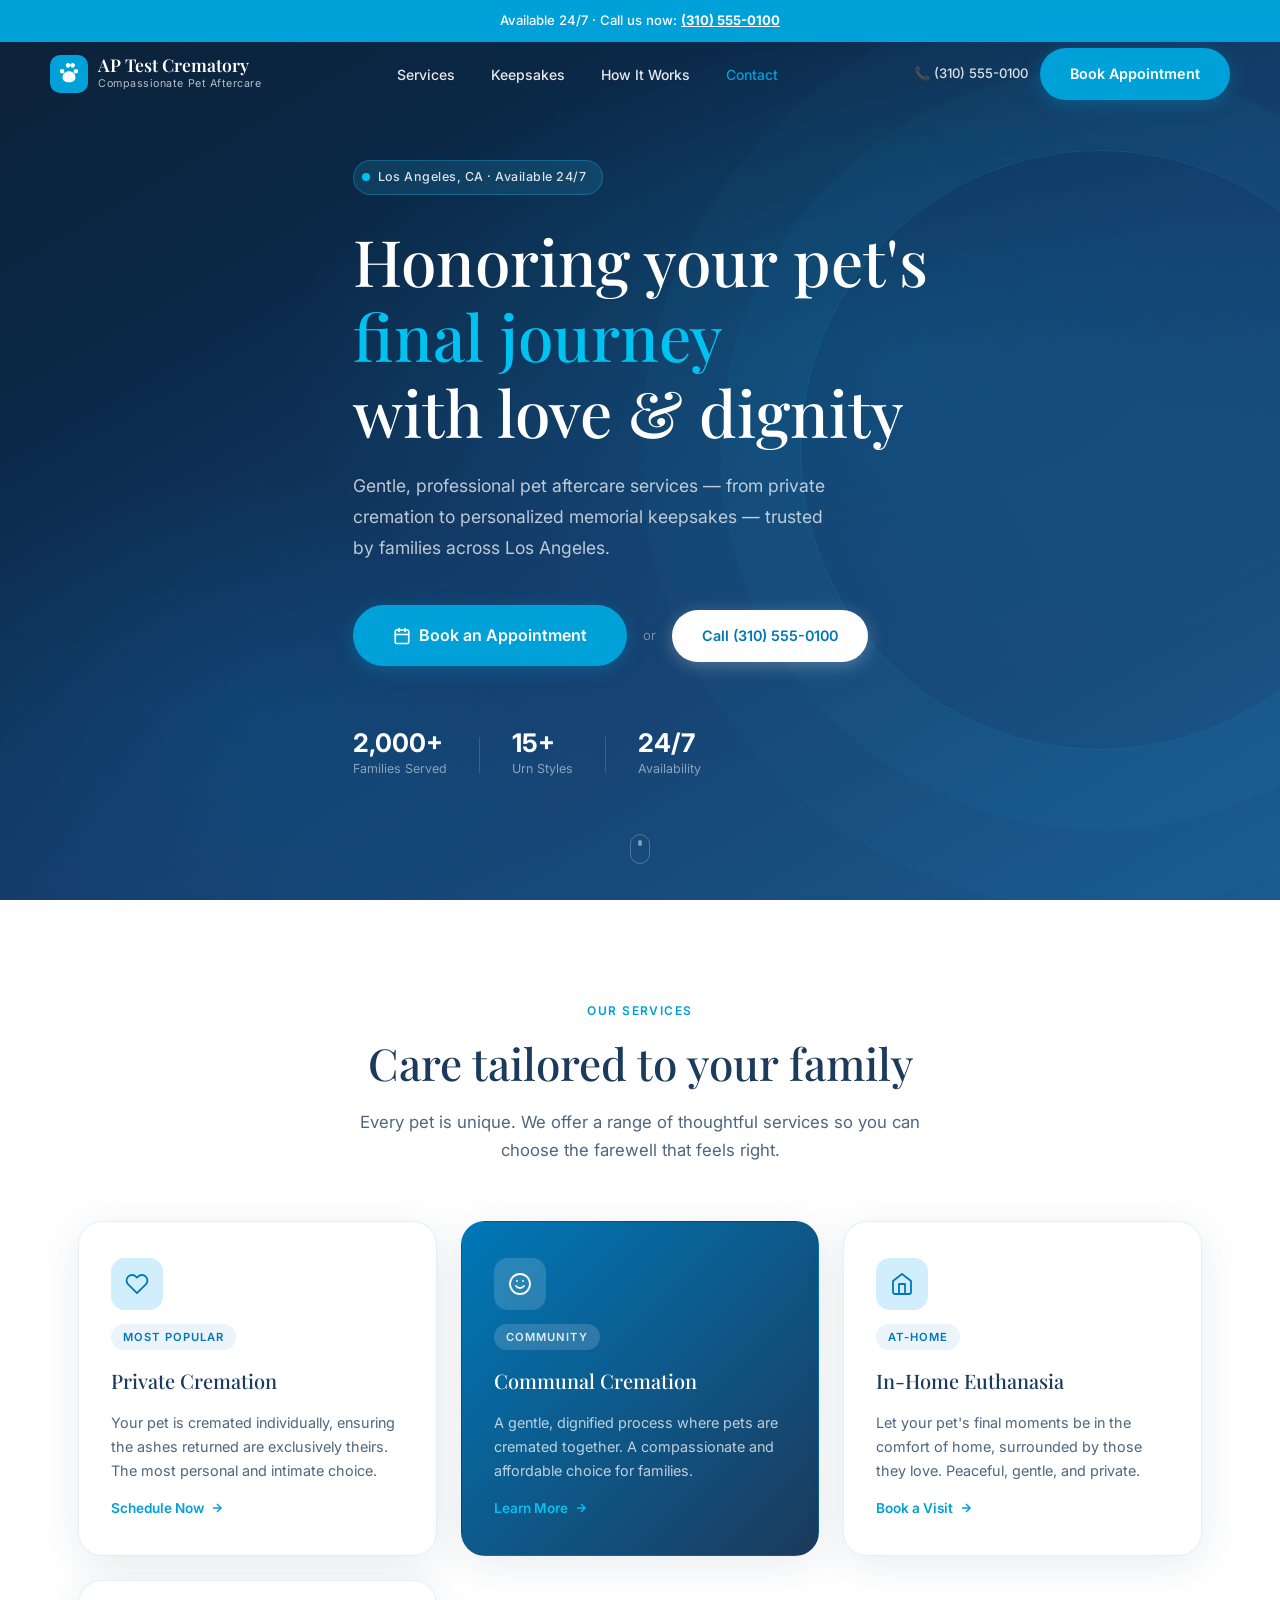
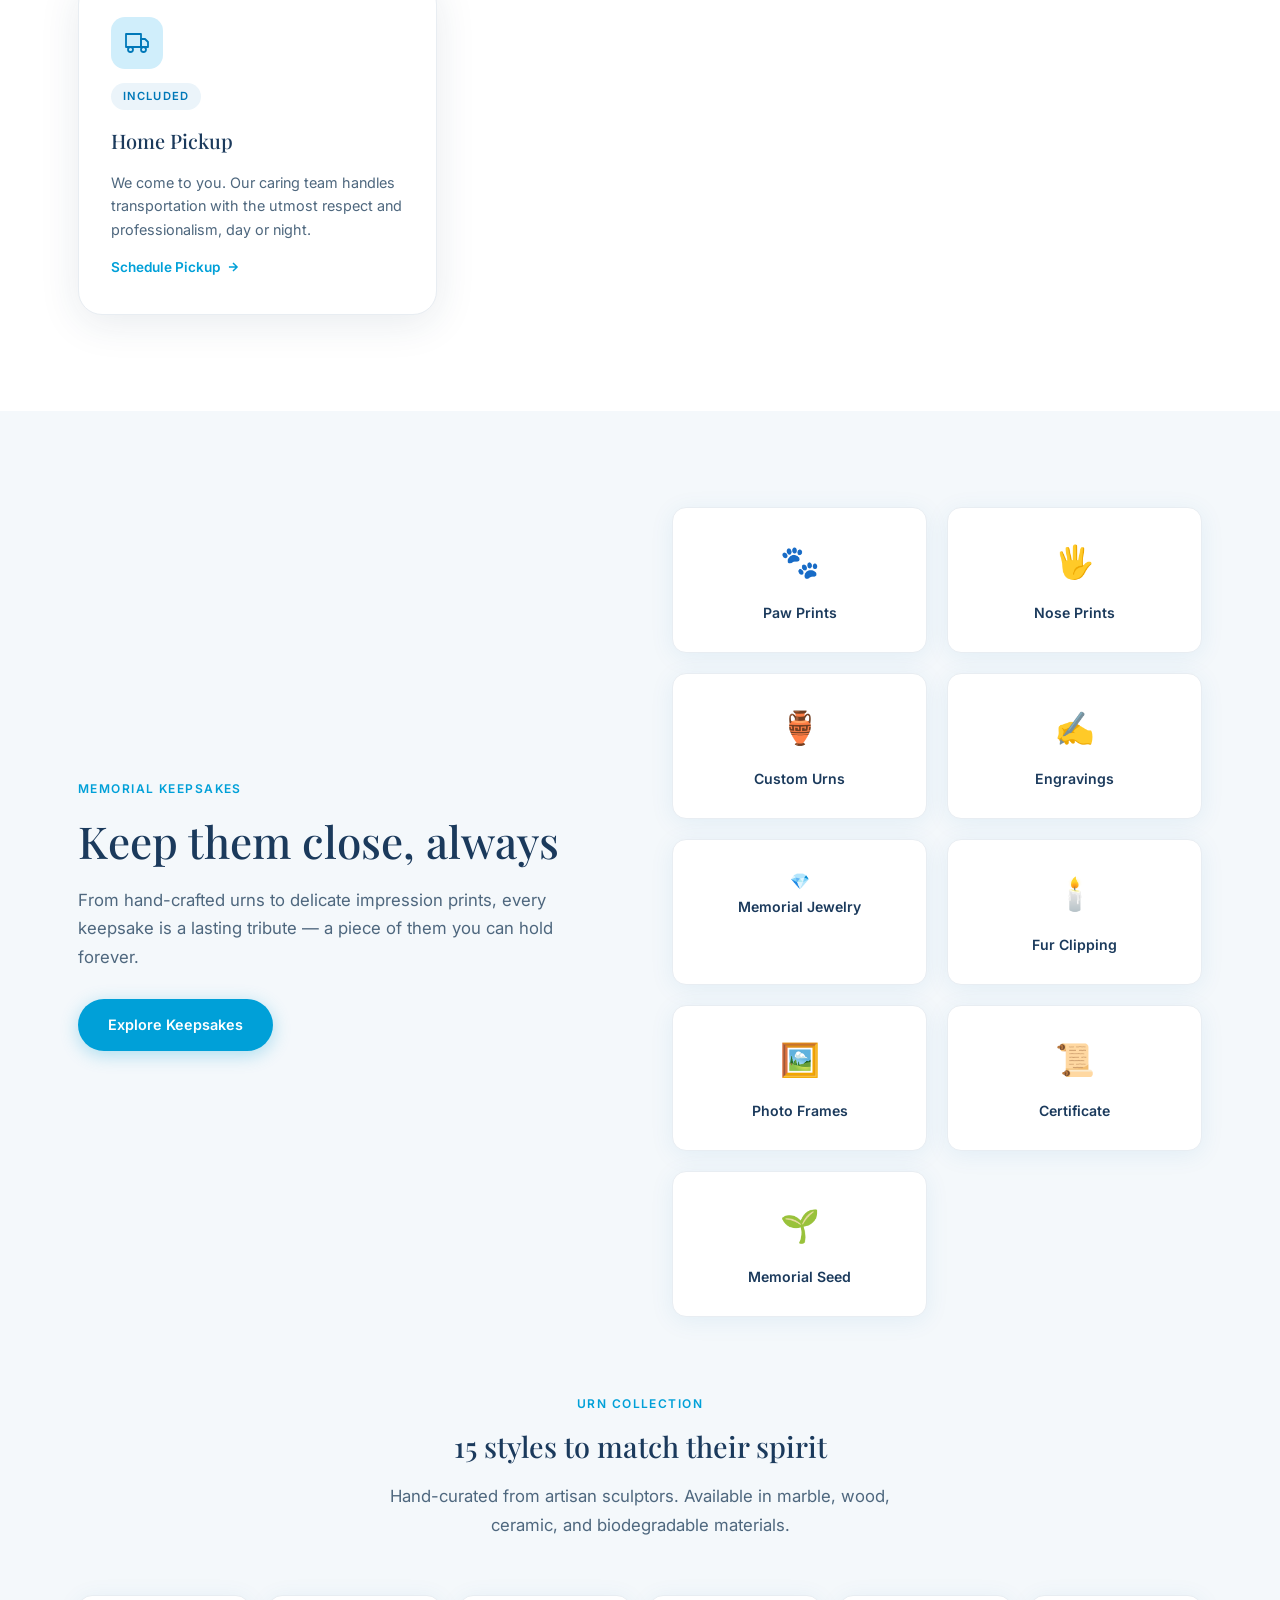
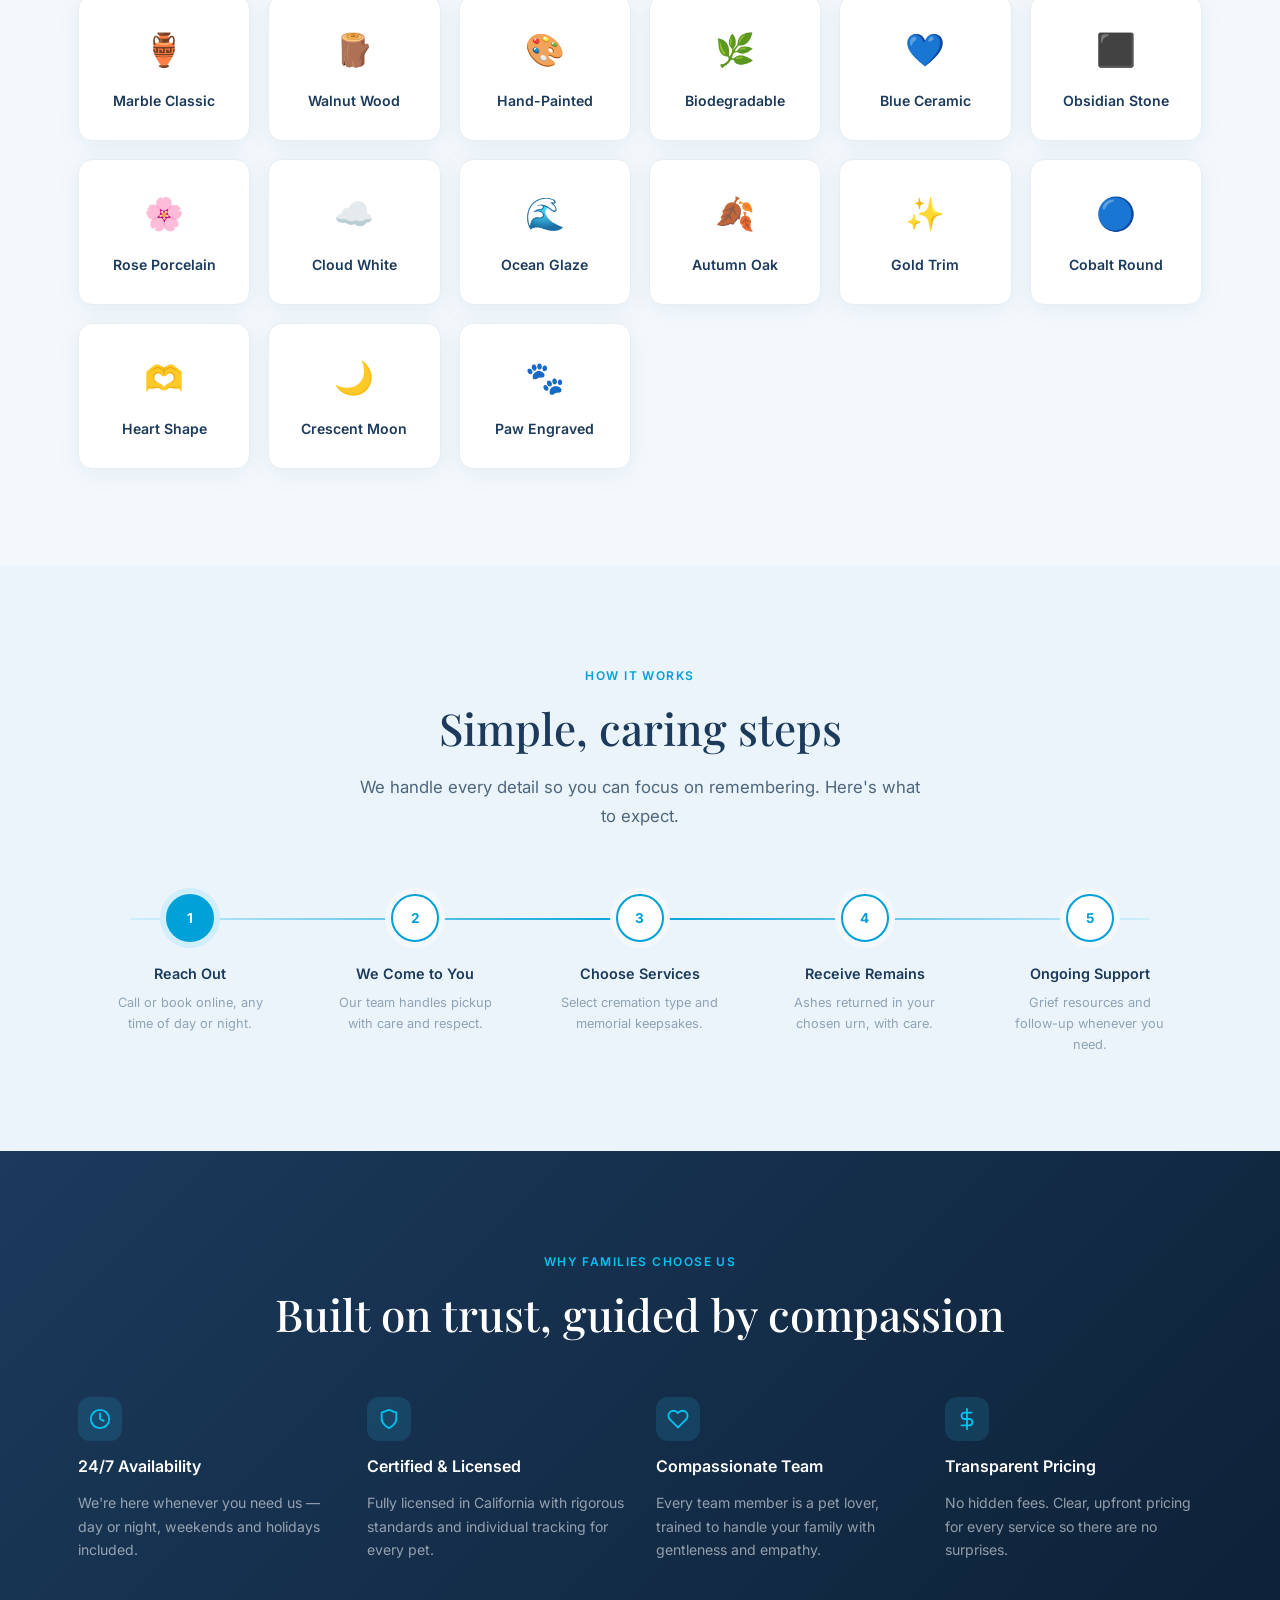
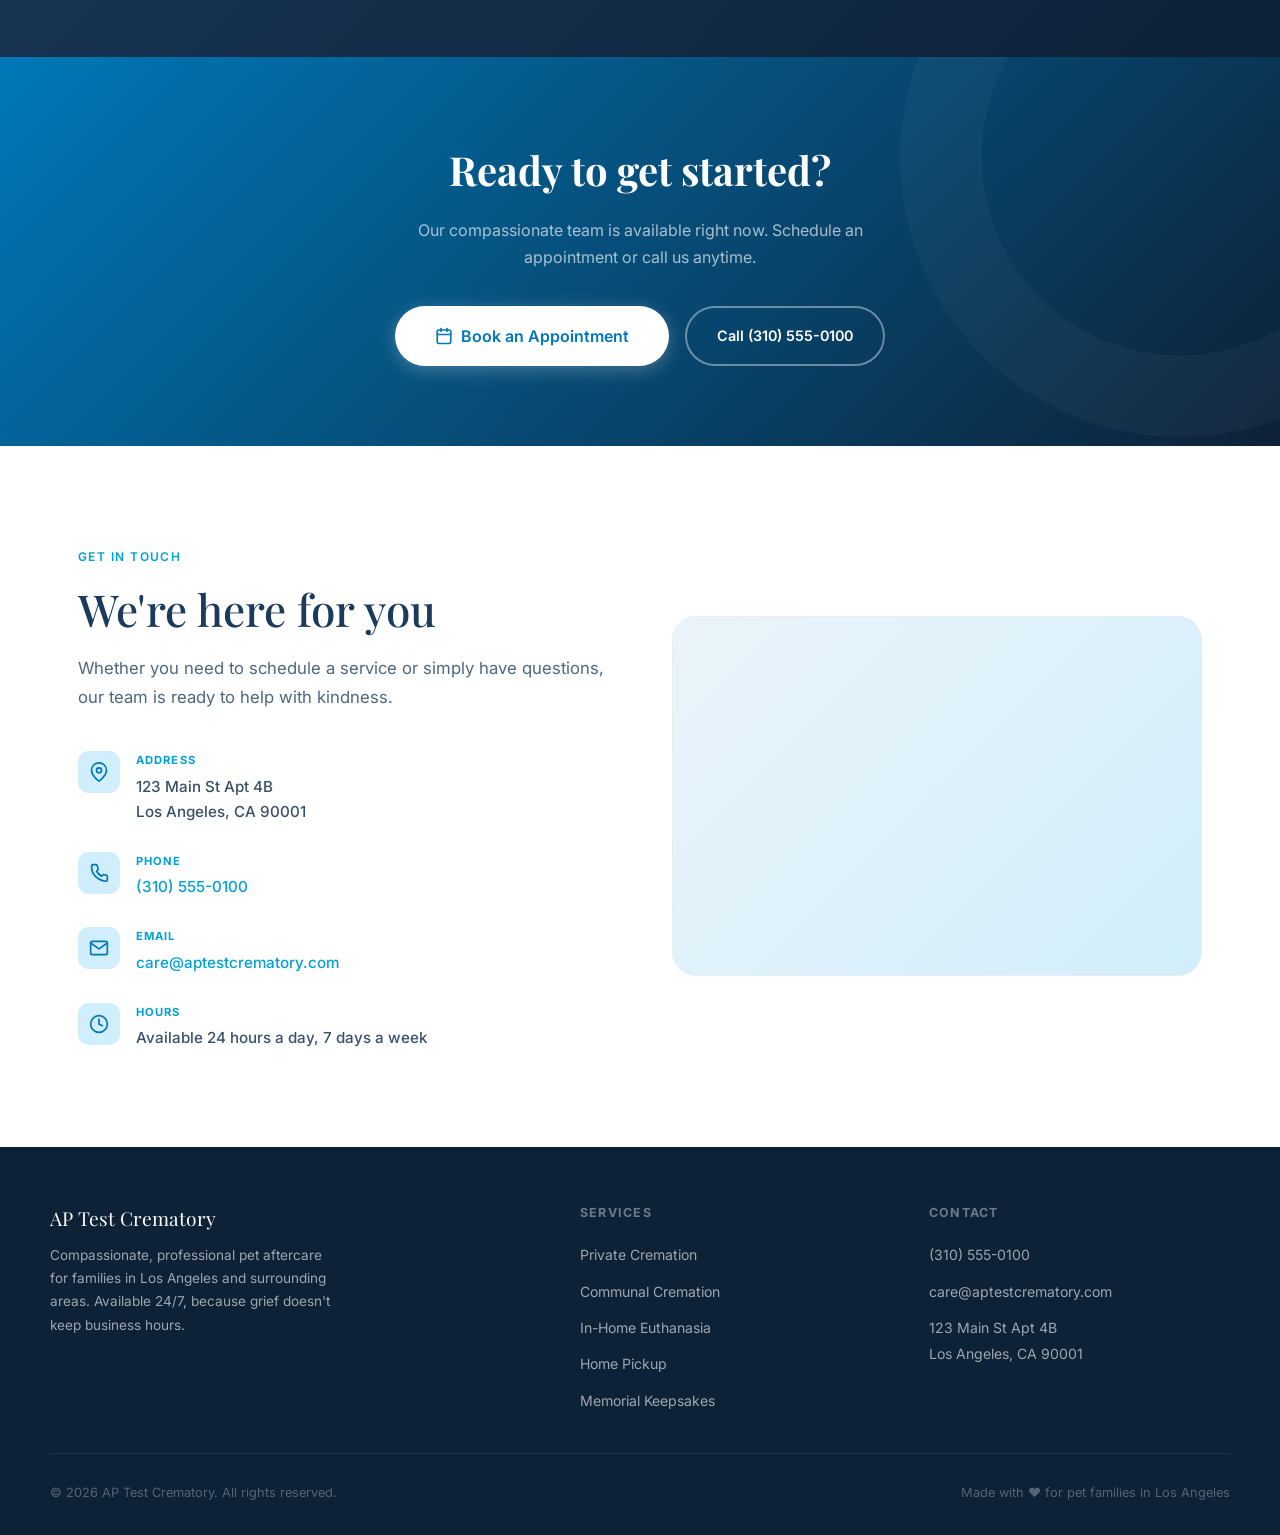
<file: index.html>
<!DOCTYPE html>
<html lang="en">
<head>
  <meta charset="UTF-8" />
  <meta name="viewport" content="width=device-width, initial-scale=1.0" />
  <title>AP Test Crematory · Compassionate Pet Aftercare in Los Angeles</title>
  <meta name="description" content="AP Test Crematory offers private and communal cremation, in-home euthanasia, paw prints, custom urns, and memorial keepsakes for your beloved pet in Los Angeles, CA." />
  <link rel="stylesheet" href="css/styles.css" />
  <link rel="icon" type="image/svg+xml" href="data:image/svg+xml,<svg xmlns='http://www.w3.org/2000/svg' viewBox='0 0 100 100'><text y='.9em' font-size='90'>🐾</text></svg>">
</head>
<body>

  <!-- Notification Bar -->
  <div class="notif-bar">
    Available 24/7 · Call us now: <a href="tel:+13105550100">(310) 555-0100</a>
  </div>

  <!-- Navigation -->
  <nav class="navbar" id="navbar">
    <div class="navbar-inner">
      <a href="index.html" class="nav-logo">
        <div class="nav-logo-icon">
          <svg viewBox="0 0 24 24" xmlns="http://www.w3.org/2000/svg">
            <path d="M4.5 11.5A2.5 2.5 0 1 0 4.5 6.5 2.5 2.5 0 0 0 4.5 11.5zm15 0A2.5 2.5 0 1 0 19.5 6.5 2.5 2.5 0 0 0 19.5 11.5zm-10-7A2.5 2.5 0 1 0 9.5.5 2.5 2.5 0 0 0 9.5 4.5zm5 0A2.5 2.5 0 1 0 14.5.5 2.5 2.5 0 0 0 14.5 4.5zM12 9c-3.5 0-7 2.5-7 6.5 0 3.5 2.5 5.5 7 5.5s7-2 7-5.5C19 11.5 15.5 9 12 9z"/>
          </svg>
        </div>
        <div class="nav-logo-text">
          <span class="nav-logo-name">AP Test Crematory</span>
          <span class="nav-logo-tagline">Compassionate Pet Aftercare</span>
        </div>
      </a>

      <ul class="nav-links">
        <li><a href="#services">Services</a></li>
        <li><a href="#keepsakes">Keepsakes</a></li>
        <li><a href="#process">How It Works</a></li>
        <li><a href="#contact">Contact</a></li>
      </ul>

      <div class="nav-cta">
        <span class="nav-phone">📞 (310) 555-0100</span>
        <a href="appointment.html" class="btn btn-primary" id="nav-appt-btn">Book Appointment</a>
      </div>

      <button class="hamburger" id="hamburger" aria-label="Menu">
        <span></span><span></span><span></span>
      </button>
    </div>
  </nav>

  <!-- Mobile Nav -->
  <div class="mobile-nav" id="mobile-nav">
    <a href="#services" onclick="closeMobileNav()">Services</a>
    <a href="#keepsakes" onclick="closeMobileNav()">Keepsakes</a>
    <a href="#process" onclick="closeMobileNav()">How It Works</a>
    <a href="#contact" onclick="closeMobileNav()">Contact</a>
    <a href="appointment.html" class="btn btn-primary" style="margin-top:8px; text-align:center;">Book Appointment</a>
  </div>

  <!-- ══ Hero ══ -->
  <section class="hero">
    <div class="container">
      <div class="hero-content">
        <div class="hero-badge">
          <span class="hero-badge-dot"></span>
          <span>Los Angeles, CA · Available 24/7</span>
        </div>

        <h1 class="hero-title">
          Honoring your pet's<br><span>final journey</span><br>with love & dignity
        </h1>

        <p class="hero-sub">
          Gentle, professional pet aftercare services — from private cremation to personalized memorial keepsakes — trusted by families across Los Angeles.
        </p>

        <div class="hero-actions">
          <a href="appointment.html" class="btn btn-primary btn-lg">
            <svg width="18" height="18" viewBox="0 0 24 24" fill="none" stroke="currentColor" stroke-width="2.2" stroke-linecap="round" stroke-linejoin="round"><rect x="3" y="4" width="18" height="18" rx="2"/><line x1="16" y1="2" x2="16" y2="6"/><line x1="8" y1="2" x2="8" y2="6"/><line x1="3" y1="10" x2="21" y2="10"/></svg>
            Book an Appointment
          </a>
          <span class="hero-divider">or</span>
          <a href="tel:+13105550100" class="btn btn-white">Call (310) 555-0100</a>
        </div>

        <div class="hero-trust">
          <div class="trust-item">
            <span class="trust-number">2,000+</span>
            <span class="trust-label">Families Served</span>
          </div>
          <div class="trust-sep"></div>
          <div class="trust-item">
            <span class="trust-number">15+</span>
            <span class="trust-label">Urn Styles</span>
          </div>
          <div class="trust-sep"></div>
          <div class="trust-item">
            <span class="trust-number">24/7</span>
            <span class="trust-label">Availability</span>
          </div>
        </div>
      </div>
    </div>
    <div class="scroll-indicator"></div>
  </section>

  <!-- ══ Services ══ -->
  <section class="section" id="services">
    <div class="container">
      <div class="text-center">
        <span class="section-label">Our Services</span>
        <h2 class="section-title">Care tailored to your family</h2>
        <p class="section-sub">Every pet is unique. We offer a range of thoughtful services so you can choose the farewell that feels right.</p>
      </div>

      <div class="services-grid">

        <!-- Private Cremation -->
        <div class="service-card fade-up fade-up-1">
          <div class="service-icon">
            <svg width="24" height="24" viewBox="0 0 24 24" fill="none" stroke="currentColor" stroke-width="1.8" stroke-linecap="round" stroke-linejoin="round"><path d="M20.84 4.61a5.5 5.5 0 0 0-7.78 0L12 5.67l-1.06-1.06a5.5 5.5 0 0 0-7.78 7.78l1.06 1.06L12 21.23l7.78-7.78 1.06-1.06a5.5 5.5 0 0 0 0-7.78z"/></svg>
          </div>
          <span class="service-tag">Most Popular</span>
          <h3 class="service-title">Private Cremation</h3>
          <p class="service-desc">Your pet is cremated individually, ensuring the ashes returned are exclusively theirs. The most personal and intimate choice.</p>
          <a href="appointment.html" class="service-link">
            Schedule Now
            <svg width="14" height="14" viewBox="0 0 24 24" fill="none" stroke="currentColor" stroke-width="2.5"><path d="M5 12h14M12 5l7 7-7 7"/></svg>
          </a>
        </div>

        <!-- Communal Cremation -->
        <div class="service-card featured fade-up fade-up-2">
          <div class="service-icon">
            <svg width="24" height="24" viewBox="0 0 24 24" fill="none" stroke="currentColor" stroke-width="1.8" stroke-linecap="round" stroke-linejoin="round"><circle cx="12" cy="12" r="10"/><path d="M8 14s1.5 2 4 2 4-2 4-2"/><line x1="9" y1="9" x2="9.01" y2="9"/><line x1="15" y1="9" x2="15.01" y2="9"/></svg>
          </div>
          <span class="service-tag">Community</span>
          <h3 class="service-title">Communal Cremation</h3>
          <p class="service-desc">A gentle, dignified process where pets are cremated together. A compassionate and affordable choice for families.</p>
          <a href="appointment.html" class="service-link">
            Learn More
            <svg width="14" height="14" viewBox="0 0 24 24" fill="none" stroke="currentColor" stroke-width="2.5"><path d="M5 12h14M12 5l7 7-7 7"/></svg>
          </a>
        </div>

        <!-- In-Home Euthanasia -->
        <div class="service-card fade-up fade-up-3">
          <div class="service-icon">
            <svg width="24" height="24" viewBox="0 0 24 24" fill="none" stroke="currentColor" stroke-width="1.8" stroke-linecap="round" stroke-linejoin="round"><path d="M3 9l9-7 9 7v11a2 2 0 0 1-2 2H5a2 2 0 0 1-2-2z"/><polyline points="9 22 9 12 15 12 15 22"/></svg>
          </div>
          <span class="service-tag">At-Home</span>
          <h3 class="service-title">In-Home Euthanasia</h3>
          <p class="service-desc">Let your pet's final moments be in the comfort of home, surrounded by those they love. Peaceful, gentle, and private.</p>
          <a href="appointment.html" class="service-link">
            Book a Visit
            <svg width="14" height="14" viewBox="0 0 24 24" fill="none" stroke="currentColor" stroke-width="2.5"><path d="M5 12h14M12 5l7 7-7 7"/></svg>
          </a>
        </div>

        <!-- Home Pickup -->
        <div class="service-card fade-up fade-up-4">
          <div class="service-icon">
            <svg width="24" height="24" viewBox="0 0 24 24" fill="none" stroke="currentColor" stroke-width="1.8" stroke-linecap="round" stroke-linejoin="round"><rect x="1" y="3" width="15" height="13"/><polygon points="16 8 20 8 23 11 23 16 16 16 16 8"/><circle cx="5.5" cy="18.5" r="2.5"/><circle cx="18.5" cy="18.5" r="2.5"/></svg>
          </div>
          <span class="service-tag">Included</span>
          <h3 class="service-title">Home Pickup</h3>
          <p class="service-desc">We come to you. Our caring team handles transportation with the utmost respect and professionalism, day or night.</p>
          <a href="appointment.html" class="service-link">
            Schedule Pickup
            <svg width="14" height="14" viewBox="0 0 24 24" fill="none" stroke="currentColor" stroke-width="2.5"><path d="M5 12h14M12 5l7 7-7 7"/></svg>
          </a>
        </div>

      </div>
    </div>
  </section>

  <!-- ══ Keepsakes ══ -->
  <section class="section section--light" id="keepsakes">
    <div class="container">
      <div class="keepsakes-intro">
        <div>
          <span class="section-label">Memorial Keepsakes</span>
          <h2 class="section-title">Keep them close, always</h2>
          <p class="section-sub">From hand-crafted urns to delicate impression prints, every keepsake is a lasting tribute — a piece of them you can hold forever.</p>
          <a href="appointment.html" style="margin-top:28px; display:inline-block;" class="btn btn-primary">Explore Keepsakes</a>
        </div>
        <div class="keepsakes-grid">
          <!-- Row 1 -->
          <div class="keepsake-item fade-up">
            <div class="keepsake-icon">🐾</div>
            <div class="keepsake-name">Paw Prints</div>
          </div>
          <div class="keepsake-item fade-up fade-up-1">
            <div class="keepsake-icon">🖐️</div>
            <div class="keepsake-name">Nose Prints</div>
          </div>
          <div class="keepsake-item fade-up fade-up-2">
            <div class="keepsake-icon">🏺</div>
            <div class="keepsake-name">Custom Urns</div>
          </div>
          <!-- Row 2 -->
          <div class="keepsake-item fade-up fade-up-3">
            <div class="keepsake-icon">✍️</div>
            <div class="keepsake-name">Engravings</div>
          </div>
          <div class="keepsake-item fade-up fade-up-4">
            <div class="keapsake-icon">💎</div>
            <div class="keepsake-name">Memorial Jewelry</div>
          </div>
          <div class="keepsake-item fade-up fade-up-5">
            <div class="keepsake-icon">🕯️</div>
            <div class="keepsake-name">Fur Clipping</div>
          </div>
          <!-- Row 3 -->
          <div class="keepsake-item fade-up">
            <div class="keepsake-icon">🖼️</div>
            <div class="keepsake-name">Photo Frames</div>
          </div>
          <div class="keepsake-item fade-up fade-up-1">
            <div class="keepsake-icon">📜</div>
            <div class="keepsake-name">Certificate</div>
          </div>
          <div class="keepsake-item fade-up fade-up-2">
            <div class="keepsake-icon">🌱</div>
            <div class="keepsake-name">Memorial Seed</div>
          </div>
        </div>
      </div>

      <!-- Urn Showcase -->
      <div class="text-center" style="margin-top:24px;">
        <span class="section-label">Urn Collection</span>
        <h3 class="section-title" style="font-size:1.8rem;">15 styles to match their spirit</h3>
        <p class="section-sub" style="margin:0 auto 48px;">Hand-curated from artisan sculptors. Available in marble, wood, ceramic, and biodegradable materials.</p>
      </div>

      <div class="services-grid" style="grid-template-columns: repeat(auto-fill, minmax(160px, 1fr)); gap:18px;">
        <div class="keepsake-item"><div class="keepsake-icon">🏺</div><div class="keepsake-name">Marble Classic</div></div>
        <div class="keepsake-item"><div class="keepsake-icon">🪵</div><div class="keepsake-name">Walnut Wood</div></div>
        <div class="keepsake-item"><div class="keepsake-icon">🎨</div><div class="keepsake-name">Hand-Painted</div></div>
        <div class="keepsake-item"><div class="keepsake-icon">🌿</div><div class="keepsake-name">Biodegradable</div></div>
        <div class="keepsake-item"><div class="keepsake-icon">💙</div><div class="keepsake-name">Blue Ceramic</div></div>
        <div class="keepsake-item"><div class="keepsake-icon">⬛</div><div class="keepsake-name">Obsidian Stone</div></div>
        <div class="keepsake-item"><div class="keepsake-icon">🌸</div><div class="keepsake-name">Rose Porcelain</div></div>
        <div class="keepsake-item"><div class="keepsake-icon">☁️</div><div class="keepsake-name">Cloud White</div></div>
        <div class="keepsake-item"><div class="keepsake-icon">🌊</div><div class="keepsake-name">Ocean Glaze</div></div>
        <div class="keepsake-item"><div class="keepsake-icon">🍂</div><div class="keepsake-name">Autumn Oak</div></div>
        <div class="keepsake-item"><div class="keepsake-icon">✨</div><div class="keepsake-name">Gold Trim</div></div>
        <div class="keepsake-item"><div class="keepsake-icon">🔵</div><div class="keepsake-name">Cobalt Round</div></div>
        <div class="keepsake-item"><div class="keepsake-icon">🫶</div><div class="keepsake-name">Heart Shape</div></div>
        <div class="keepsake-item"><div class="keepsake-icon">🌙</div><div class="keepsake-name">Crescent Moon</div></div>
        <div class="keepsake-item"><div class="keepsake-icon">🐾</div><div class="keepsake-name">Paw Engraved</div></div>
      </div>
    </div>
  </section>

  <!-- ══ How It Works ══ -->
  <section class="section section--subtle" id="process">
    <div class="container">
      <div class="text-center">
        <span class="section-label">How It Works</span>
        <h2 class="section-title">Simple, caring steps</h2>
        <p class="section-sub">We handle every detail so you can focus on remembering. Here's what to expect.</p>
      </div>

      <div class="process-steps">
        <div class="process-step active fade-up fade-up-1">
          <div class="step-bubble">1</div>
          <div>
            <div class="step-title">Reach Out</div>
            <div class="step-desc">Call or book online, any time of day or night.</div>
          </div>
        </div>
        <div class="process-step fade-up fade-up-2">
          <div class="step-bubble">2</div>
          <div>
            <div class="step-title">We Come to You</div>
            <div class="step-desc">Our team handles pickup with care and respect.</div>
          </div>
        </div>
        <div class="process-step fade-up fade-up-3">
          <div class="step-bubble">3</div>
          <div>
            <div class="step-title">Choose Services</div>
            <div class="step-desc">Select cremation type and memorial keepsakes.</div>
          </div>
        </div>
        <div class="process-step fade-up fade-up-4">
          <div class="step-bubble">4</div>
          <div>
            <div class="step-title">Receive Remains</div>
            <div class="step-desc">Ashes returned in your chosen urn, with care.</div>
          </div>
        </div>
        <div class="process-step fade-up fade-up-5">
          <div class="step-bubble">5</div>
          <div>
            <div class="step-title">Ongoing Support</div>
            <div class="step-desc">Grief resources and follow-up whenever you need.</div>
          </div>
        </div>
      </div>
    </div>
  </section>

  <!-- ══ Why Us ══ -->
  <section class="section section--dark" id="why">
    <div class="container">
      <div class="text-center">
        <span class="section-label">Why Families Choose Us</span>
        <h2 class="section-title">Built on trust, guided by compassion</h2>
      </div>
      <div class="why-grid">
        <div class="why-item fade-up fade-up-1">
          <div class="why-icon">
            <svg width="22" height="22" viewBox="0 0 24 24" fill="none" stroke="currentColor" stroke-width="2" stroke-linecap="round" stroke-linejoin="round"><circle cx="12" cy="12" r="10"/><polyline points="12 6 12 12 16 14"/></svg>
          </div>
          <div class="why-title">24/7 Availability</div>
          <div class="why-desc">We're here whenever you need us — day or night, weekends and holidays included.</div>
        </div>
        <div class="why-item fade-up fade-up-2">
          <div class="why-icon">
            <svg width="22" height="22" viewBox="0 0 24 24" fill="none" stroke="currentColor" stroke-width="2" stroke-linecap="round" stroke-linejoin="round"><path d="M12 22s8-4 8-10V5l-8-3-8 3v7c0 6 8 10 8 10z"/></svg>
          </div>
          <div class="why-title">Certified & Licensed</div>
          <div class="why-desc">Fully licensed in California with rigorous standards and individual tracking for every pet.</div>
        </div>
        <div class="why-item fade-up fade-up-3">
          <div class="why-icon">
            <svg width="22" height="22" viewBox="0 0 24 24" fill="none" stroke="currentColor" stroke-width="2" stroke-linecap="round" stroke-linejoin="round"><path d="M20.84 4.61a5.5 5.5 0 0 0-7.78 0L12 5.67l-1.06-1.06a5.5 5.5 0 0 0-7.78 7.78l1.06 1.06L12 21.23l7.78-7.78 1.06-1.06a5.5 5.5 0 0 0 0-7.78z"/></svg>
          </div>
          <div class="why-title">Compassionate Team</div>
          <div class="why-desc">Every team member is a pet lover, trained to handle your family with gentleness and empathy.</div>
        </div>
        <div class="why-item fade-up fade-up-4">
          <div class="why-icon">
            <svg width="22" height="22" viewBox="0 0 24 24" fill="none" stroke="currentColor" stroke-width="2" stroke-linecap="round" stroke-linejoin="round"><line x1="12" y1="1" x2="12" y2="23"/><path d="M17 5H9.5a3.5 3.5 0 0 0 0 7h5a3.5 3.5 0 0 1 0 7H6"/></svg>
          </div>
          <div class="why-title">Transparent Pricing</div>
          <div class="why-desc">No hidden fees. Clear, upfront pricing for every service so there are no surprises.</div>
        </div>
      </div>
    </div>
  </section>

  <!-- ══ CTA Banner ══ -->
  <section class="cta-banner">
    <div class="container" style="position:relative; z-index:2;">
      <h2 class="cta-title">Ready to get started?</h2>
      <p class="cta-sub">Our compassionate team is available right now. Schedule an appointment or call us anytime.</p>
      <div style="display:flex; gap:16px; justify-content:center; flex-wrap:wrap;">
        <a href="appointment.html" class="btn btn-white btn-lg">
          <svg width="18" height="18" viewBox="0 0 24 24" fill="none" stroke="currentColor" stroke-width="2.2" stroke-linecap="round" stroke-linejoin="round"><rect x="3" y="4" width="18" height="18" rx="2"/><line x1="16" y1="2" x2="16" y2="6"/><line x1="8" y1="2" x2="8" y2="6"/><line x1="3" y1="10" x2="21" y2="10"/></svg>
          Book an Appointment
        </a>
        <a href="tel:+13105550100" class="btn btn-outline" style="border-color:rgba(255,255,255,0.4); color:white;">Call (310) 555-0100</a>
      </div>
    </div>
  </section>

  <!-- ══ Contact ══ -->
  <section class="section" id="contact">
    <div class="container">
      <div class="contact-grid">
        <div>
          <span class="section-label">Get in Touch</span>
          <h2 class="section-title">We're here for you</h2>
          <p class="section-sub" style="margin-bottom:40px;">Whether you need to schedule a service or simply have questions, our team is ready to help with kindness.</p>

          <div class="contact-info">
            <div class="contact-block fade-up">
              <div class="contact-icon">
                <svg width="20" height="20" viewBox="0 0 24 24" fill="none" stroke="currentColor" stroke-width="2" stroke-linecap="round" stroke-linejoin="round"><path d="M21 10c0 7-9 13-9 13s-9-6-9-13a9 9 0 0 1 18 0z"/><circle cx="12" cy="10" r="3"/></svg>
              </div>
              <div>
                <div class="contact-label">Address</div>
                <div class="contact-text">123 Main St Apt 4B<br>Los Angeles, CA 90001</div>
              </div>
            </div>

            <div class="contact-block fade-up fade-up-1">
              <div class="contact-icon">
                <svg width="20" height="20" viewBox="0 0 24 24" fill="none" stroke="currentColor" stroke-width="2" stroke-linecap="round" stroke-linejoin="round"><path d="M22 16.92v3a2 2 0 0 1-2.18 2 19.79 19.79 0 0 1-8.63-3.07A19.5 19.5 0 0 1 4.69 12c-1.16-2.67-1.72-5.49-1.64-8.32A2 2 0 0 1 5.07 2h3a2 2 0 0 1 2 1.72 12.84 12.84 0 0 0 .7 2.81 2 2 0 0 1-.45 2.11L9.09 9.91a16 16 0 0 0 6 6l1.27-1.27a2 2 0 0 1 2.11-.45 12.84 12.84 0 0 0 2.81.7A2 2 0 0 1 22 16.92z"/></svg>
              </div>
              <div>
                <div class="contact-label">Phone</div>
                <div class="contact-text"><a href="tel:+13105550100" style="color:var(--clr-blue)">(310) 555-0100</a></div>
              </div>
            </div>

            <div class="contact-block fade-up fade-up-2">
              <div class="contact-icon">
                <svg width="20" height="20" viewBox="0 0 24 24" fill="none" stroke="currentColor" stroke-width="2" stroke-linecap="round" stroke-linejoin="round"><path d="M4 4h16c1.1 0 2 .9 2 2v12c0 1.1-.9 2-2 2H4c-1.1 0-2-.9-2-2V6c0-1.1.9-2 2-2z"/><polyline points="22,6 12,13 2,6"/></svg>
              </div>
              <div>
                <div class="contact-label">Email</div>
                <div class="contact-text"><a href="mailto:care@aptestcrematory.com" style="color:var(--clr-blue)">care@aptestcrematory.com</a></div>
              </div>
            </div>

            <div class="contact-block fade-up fade-up-3">
              <div class="contact-icon">
                <svg width="20" height="20" viewBox="0 0 24 24" fill="none" stroke="currentColor" stroke-width="2" stroke-linecap="round" stroke-linejoin="round"><circle cx="12" cy="12" r="10"/><polyline points="12 6 12 12 16 14"/></svg>
              </div>
              <div>
                <div class="contact-label">Hours</div>
                <div class="contact-text">Available 24 hours a day, 7 days a week</div>
              </div>
            </div>
          </div>
        </div>

        <div class="map-placeholder fade-up">
          <iframe
            src="https://www.google.com/maps/embed?pb=!1m18!1m12!1m3!1d3307.218!2d-118.242766!3d34.050000!2m3!1f0!2f0!3f0!3m2!1i1024!2i768!4f13.1!3m3!1m2!1s0x80c2c648b8d6eff3%3A0x23bdd8b5c83bac98!2s123%20Main%20St%2C%20Los%20Angeles%2C%20CA%2090001!5e0!3m2!1sen!2sus!4v1700000000000!5m2!1sen!2sus"
            loading="lazy"
            referrerpolicy="no-referrer-when-downgrade"
            title="AP Test Crematory Location"
          ></iframe>
        </div>
      </div>
    </div>
  </section>

  <!-- ══ Footer ══ -->
  <footer class="footer">
    <div class="footer-inner">
      <div class="footer-top">
        <div>
          <div class="footer-brand-name">AP Test Crematory</div>
          <p class="footer-brand-desc">Compassionate, professional pet aftercare for families in Los Angeles and surrounding areas. Available 24/7, because grief doesn't keep business hours.</p>
        </div>
        <div>
          <div class="footer-col-title">Services</div>
          <ul class="footer-links">
            <li><a href="appointment.html">Private Cremation</a></li>
            <li><a href="appointment.html">Communal Cremation</a></li>
            <li><a href="appointment.html">In-Home Euthanasia</a></li>
            <li><a href="appointment.html">Home Pickup</a></li>
            <li><a href="#keepsakes">Memorial Keepsakes</a></li>
          </ul>
        </div>
        <div>
          <div class="footer-col-title">Contact</div>
          <ul class="footer-links">
            <li><a href="tel:+13105550100">(310) 555-0100</a></li>
            <li><a href="mailto:care@aptestcrematory.com">care@aptestcrematory.com</a></li>
            <li><a href="#">123 Main St Apt 4B<br>Los Angeles, CA 90001</a></li>
          </ul>
        </div>
      </div>
      <div class="footer-bottom">
        <span>© 2026 AP Test Crematory. All rights reserved.</span>
        <span>Made with ❤️ for pet families in Los Angeles</span>
      </div>
    </div>
  </footer>

  <script src="js/main.js"></script>
</body>
</html>
</file>
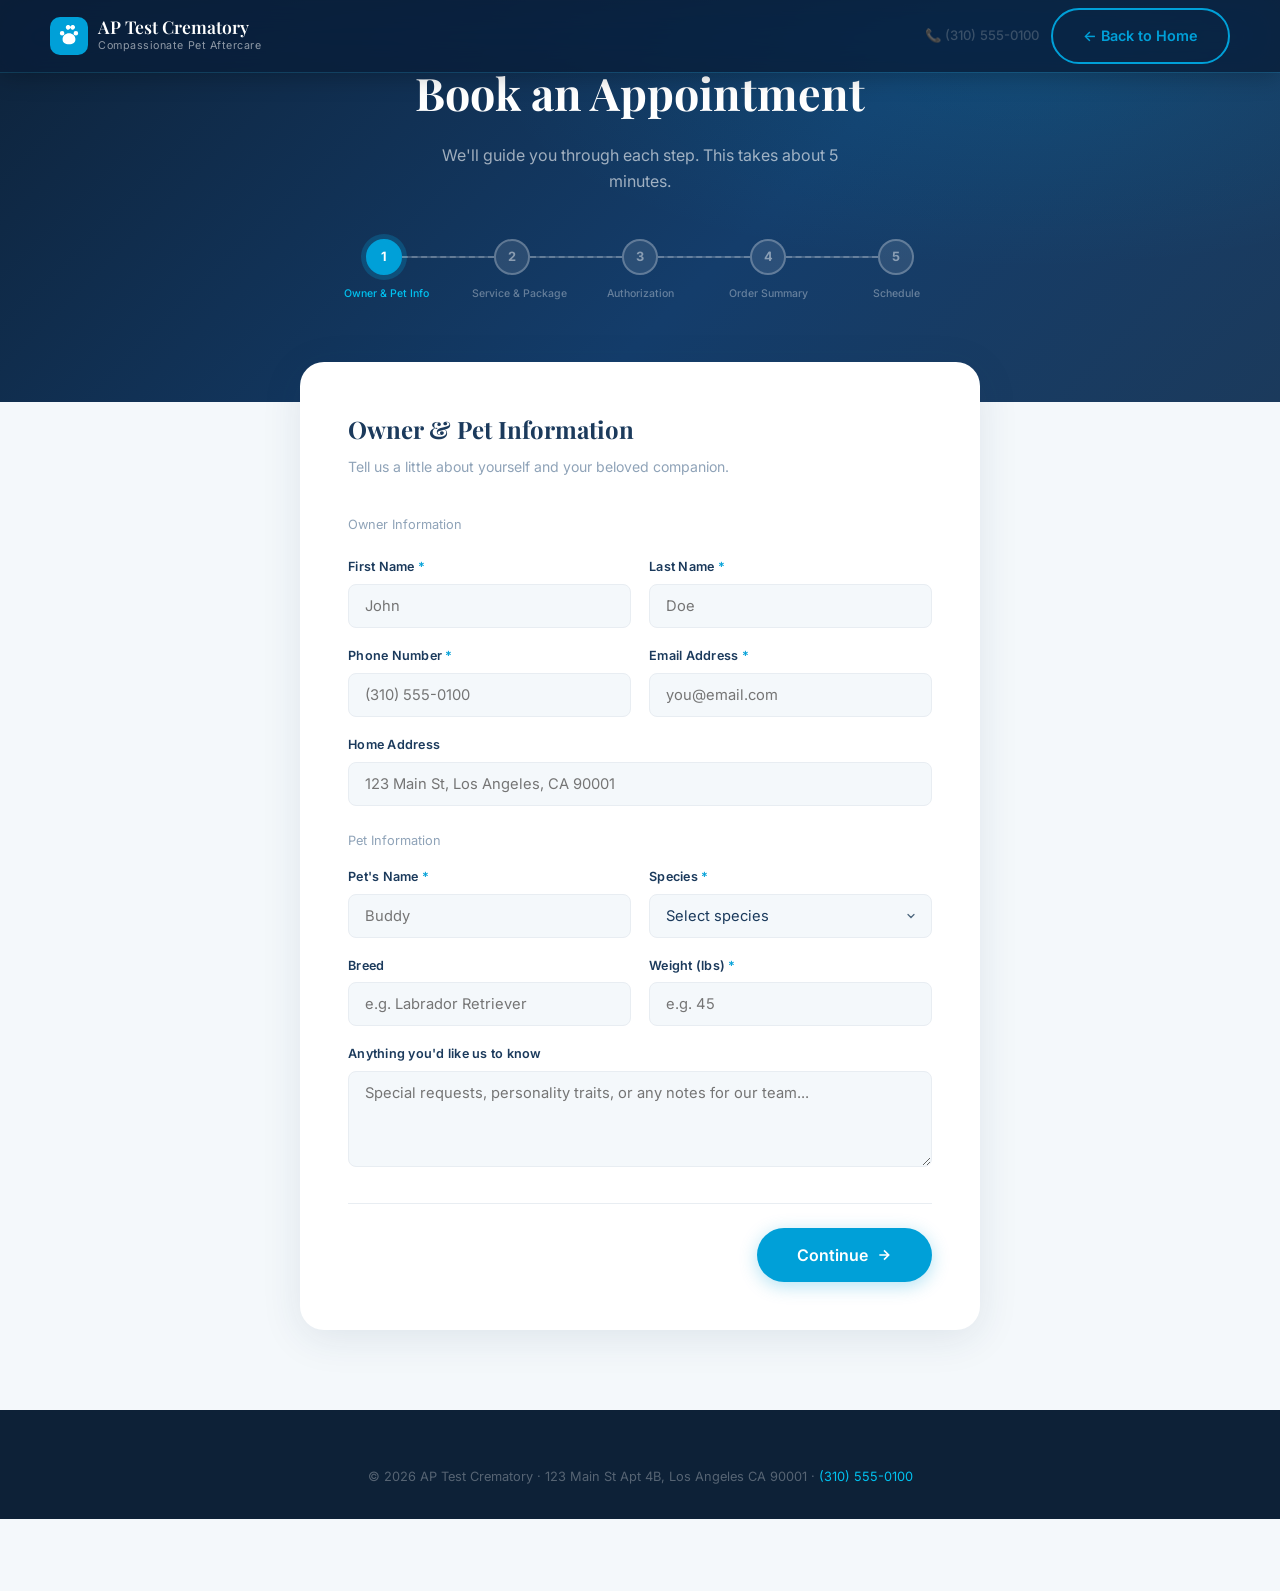
<file: appointment.html>
<!DOCTYPE html>
<html lang="en">

<head>
    <meta charset="UTF-8" />
    <meta name="viewport" content="width=device-width, initial-scale=1.0" />
    <title>Book an Appointment · AP Test Crematory</title>
    <meta name="description"
        content="Schedule a cremation, in-home euthanasia, or memorial service for your pet. AP Test Crematory — Los Angeles, CA." />
    <link rel="stylesheet" href="css/styles.css" />
    <link rel="icon" type="image/svg+xml"
        href="data:image/svg+xml,<svg xmlns='http://www.w3.org/2000/svg' viewBox='0 0 100 100'><text y='.9em' font-size='90'>🐾</text></svg>">
    <style>
        /* Appointment-specific overrides */
        body {
            background: var(--clr-bg-light);
        }

        .appt-hero {
            background: linear-gradient(135deg, var(--clr-navy-deep) 0%, #143d6b 60%, var(--clr-navy) 100%);
            padding: 128px 28px 100px;
            text-align: center;
            position: relative;
            overflow: hidden;
        }

        .appt-hero::before {
            content: '';
            position: absolute;
            inset: 0;
            background: radial-gradient(ellipse 70% 70% at 80% 30%, rgba(0, 194, 240, 0.10) 0%, transparent 60%);
        }

        .appt-hero-title {
            font-family: var(--font-display);
            font-size: clamp(1.9rem, 4vw, 2.8rem);
            color: var(--clr-white);
            margin-bottom: 12px;
            position: relative;
        }

        .appt-hero-sub {
            color: rgba(255, 255, 255, 0.6);
            font-size: 1rem;
            max-width: 420px;
            margin: 0 auto 44px;
            position: relative;
        }

        /* Step Indicator */
        .step-indicator-wrap {
            position: relative;
            z-index: 2;
            max-width: 680px;
            margin: 0 auto;
        }

        .step-indicator {
            display: flex;
            align-items: flex-start;
            justify-content: space-between;
        }

        .step-ind-item {
            display: flex;
            flex-direction: column;
            align-items: center;
            flex: 1;
            position: relative;
        }

        .step-ind-item:not(:last-child)::after {
            content: '';
            position: absolute;
            top: 17px;
            left: calc(50% + 18px);
            right: calc(-50% + 18px);
            height: 2px;
            border-top: 2px dashed rgba(255, 255, 255, 0.18);
        }

        .step-ind-item.done:not(:last-child)::after {
            border-top-style: solid;
            border-color: var(--clr-blue);
        }

        .step-circle {
            width: 36px;
            height: 36px;
            border-radius: 50%;
            background: rgba(255, 255, 255, 0.10);
            border: 2px solid rgba(255, 255, 255, 0.25);
            display: flex;
            align-items: center;
            justify-content: center;
            font-size: 0.8rem;
            font-weight: 700;
            color: rgba(255, 255, 255, 0.45);
            margin-bottom: 10px;
            transition: var(--transition);
        }

        .step-ind-item.active .step-circle {
            background: var(--clr-blue);
            border-color: var(--clr-blue);
            color: white;
            box-shadow: 0 0 0 5px rgba(0, 160, 216, 0.25);
        }

        .step-ind-item.done .step-circle {
            background: var(--clr-blue-dark);
            border-color: var(--clr-blue-dark);
            color: white;
        }

        .step-ind-label {
            font-size: 0.66rem;
            font-weight: 500;
            color: rgba(255, 255, 255, 0.35);
            text-align: center;
            max-width: 80px;
        }

        .step-ind-item.active .step-ind-label {
            color: var(--clr-accent);
        }

        .step-ind-item.done .step-ind-label {
            color: rgba(255, 255, 255, 0.65);
        }

        /* Form wrapper */
        .appt-body {
            max-width: 720px;
            margin: -40px auto 80px;
            padding: 0 20px;
            position: relative;
            z-index: 3;
        }

        .form-card {
            background: var(--clr-white);
            border-radius: var(--radius-lg);
            padding: 48px;
            box-shadow: var(--shadow-card);
        }

        .form-step {
            display: none;
        }

        .form-step.active {
            display: block;
            animation: fadeIn 0.35s ease;
        }

        @keyframes fadeIn {
            from {
                opacity: 0;
                transform: translateY(10px);
            }

            to {
                opacity: 1;
                transform: translateY(0);
            }
        }

        .form-section-title {
            font-family: var(--font-display);
            font-size: 1.5rem;
            color: var(--clr-navy);
            margin-bottom: 5px;
        }

        .form-section-sub {
            font-size: 0.88rem;
            color: var(--clr-gray-500);
            margin-bottom: 36px;
        }

        .form-row {
            display: grid;
            grid-template-columns: 1fr 1fr;
            gap: 18px;
            margin-bottom: 18px;
        }

        .form-row.single {
            grid-template-columns: 1fr;
        }

        .form-group {
            display: flex;
            flex-direction: column;
            gap: 6px;
        }

        .form-label {
            font-size: 0.79rem;
            font-weight: 600;
            color: var(--clr-text-dark);
            letter-spacing: 0.02em;
        }

        .required-star {
            color: var(--clr-blue);
        }

        .form-input,
        .form-select,
        .form-textarea {
            font-family: var(--font-body);
            font-size: 0.92rem;
            color: var(--clr-navy);
            background: var(--clr-bg-light);
            border: 1.5px solid var(--clr-gray-100);
            border-radius: var(--radius-sm);
            padding: 12px 16px;
            transition: border-color var(--transition), box-shadow var(--transition);
            outline: none;
            width: 100%;
            -webkit-appearance: none;
        }

        .form-input:focus,
        .form-select:focus,
        .form-textarea:focus {
            border-color: var(--clr-blue);
            box-shadow: 0 0 0 3px rgba(0, 160, 216, 0.12);
            background: var(--clr-white);
        }

        .form-textarea {
            resize: vertical;
            min-height: 96px;
        }

        .form-select {
            background-image: url("data:image/svg+xml,%3Csvg xmlns='http://www.w3.org/2000/svg' width='12' height='12' viewBox='0 0 24 24' fill='none' stroke='%234E677E' stroke-width='2.5' stroke-linecap='round'%3E%3Cpolyline points='6 9 12 15 18 9'/%3E%3C/svg%3E");
            background-repeat: no-repeat;
            background-position: right 14px center;
            padding-right: 38px;
            cursor: pointer;
        }

        /* Service Option Cards */
        .service-options {
            display: grid;
            grid-template-columns: 1fr 1fr;
            gap: 14px;
            margin-bottom: 28px;
        }

        .svc-opt {
            border: 2px solid var(--clr-gray-100);
            border-radius: var(--radius-md);
            padding: 20px 18px;
            cursor: pointer;
            transition: var(--transition);
            position: relative;
        }

        .svc-opt:hover {
            border-color: var(--clr-blue-mid);
            background: var(--clr-bg-subtle);
        }

        .svc-opt.selected {
            border-color: var(--clr-blue);
            background: #EEF8FE;
        }

        .svc-opt input {
            position: absolute;
            opacity: 0;
            pointer-events: none;
        }

        .svc-opt-check {
            position: absolute;
            top: 14px;
            right: 14px;
            width: 20px;
            height: 20px;
            border-radius: 50%;
            border: 2px solid var(--clr-gray-300);
            transition: var(--transition);
        }

        .svc-opt.selected .svc-opt-check {
            background: var(--clr-blue);
            border-color: var(--clr-blue);
            background-image: url("data:image/svg+xml,%3Csvg xmlns='http://www.w3.org/2000/svg' width='12' height='12' viewBox='0 0 24 24' fill='none' stroke='white' stroke-width='3' stroke-linecap='round' stroke-linejoin='round'%3E%3Cpolyline points='20 6 9 17 4 12'/%3E%3C/svg%3E");
            background-repeat: no-repeat;
            background-position: center;
        }

        .svc-opt-label {
            font-size: 0.7rem;
            font-weight: 700;
            letter-spacing: 0.10em;
            text-transform: uppercase;
            color: var(--clr-blue);
            margin-bottom: 6px;
            display: block;
        }

        .svc-opt-title {
            font-weight: 600;
            font-size: 0.95rem;
            color: var(--clr-navy);
            margin-bottom: 5px;
        }

        .svc-opt-desc {
            font-size: 0.78rem;
            color: var(--clr-gray-500);
            line-height: 1.5;
        }

        /* Addons */
        .addons-grid {
            display: grid;
            grid-template-columns: repeat(3, 1fr);
            gap: 11px;
            margin-bottom: 28px;
        }

        .addon-opt {
            border: 1.5px solid var(--clr-gray-100);
            border-radius: var(--radius-sm);
            padding: 13px 13px;
            cursor: pointer;
            transition: var(--transition);
            display: flex;
            gap: 9px;
            align-items: flex-start;
        }

        .addon-opt:hover {
            border-color: var(--clr-blue-mid);
        }

        .addon-opt.checked {
            border-color: var(--clr-blue);
            background: #EEF8FE;
        }

        .addon-opt input {
            display: none;
        }

        .addon-check-box {
            width: 18px;
            height: 18px;
            border: 2px solid var(--clr-gray-300);
            border-radius: 4px;
            flex-shrink: 0;
            transition: var(--transition);
            display: flex;
            align-items: center;
            justify-content: center;
            margin-top: 1px;
        }

        .addon-opt.checked .addon-check-box {
            background: var(--clr-blue);
            border-color: var(--clr-blue);
            background-image: url("data:image/svg+xml,%3Csvg xmlns='http://www.w3.org/2000/svg' width='11' height='11' viewBox='0 0 24 24' fill='none' stroke='white' stroke-width='3.5' stroke-linecap='round' stroke-linejoin='round'%3E%3Cpolyline points='20 6 9 17 4 12'/%3E%3C/svg%3E");
            background-repeat: no-repeat;
            background-position: center;
        }

        .addon-name {
            font-size: 0.79rem;
            font-weight: 600;
            color: var(--clr-navy);
            line-height: 1.35;
        }

        .addon-opt.checked .addon-name {
            color: var(--clr-blue-dark);
        }

        /* Auth checkboxes */
        .auth-box {
            background: var(--clr-bg-subtle);
            border: 1.5px solid var(--clr-gray-100);
            border-radius: var(--radius-md);
            padding: 20px 22px;
            display: flex;
            gap: 14px;
            align-items: flex-start;
            margin-bottom: 14px;
            cursor: pointer;
            transition: border-color var(--transition);
        }

        .auth-box:hover {
            border-color: var(--clr-blue-mid);
        }

        .auth-box.checked {
            border-color: var(--clr-blue);
            background: #EEF8FE;
        }

        .auth-box input {
            display: none;
        }

        .auth-box-text p {
            font-size: 0.85rem;
            color: var(--clr-text-body);
            line-height: 1.6;
        }

        .auth-box-text strong {
            font-size: 0.88rem;
            color: var(--clr-navy);
            display: block;
            margin-bottom: 3px;
        }

        /* Summary */
        .summary-block {
            background: var(--clr-bg-light);
            border-radius: var(--radius-md);
            padding: 24px;
            margin-bottom: 24px;
        }

        .summary-block-title {
            font-size: 0.72rem;
            font-weight: 700;
            letter-spacing: 0.10em;
            text-transform: uppercase;
            color: var(--clr-blue);
            margin-bottom: 14px;
        }

        .summary-row {
            display: flex;
            justify-content: space-between;
            padding: 10px 0;
            font-size: 0.9rem;
            border-bottom: 1px solid var(--clr-gray-100);
        }

        .summary-row:last-child {
            border-bottom: none;
        }

        .summary-row .label {
            color: var(--clr-gray-700);
        }

        .summary-row .value {
            font-weight: 600;
            color: var(--clr-navy);
        }

        .summary-total {
            display: flex;
            justify-content: space-between;
            font-size: 1rem;
            font-weight: 700;
            color: var(--clr-navy);
            padding-top: 16px;
            margin-top: 8px;
            border-top: 2px solid var(--clr-gray-100);
        }

        .note-box {
            background: #FFF8E8;
            border-left: 3px solid #F5A623;
            border-radius: 0 var(--radius-sm) var(--radius-sm) 0;
            padding: 14px 18px;
            font-size: 0.83rem;
            color: #7A5A1A;
            margin-bottom: 20px;
        }

        /* Timeslot picker */
        .time-grid {
            display: grid;
            grid-template-columns: repeat(4, 1fr);
            gap: 10px;
            margin-bottom: 20px;
        }

        .time-slot {
            border: 1.5px solid var(--clr-gray-100);
            border-radius: var(--radius-sm);
            padding: 11px 6px;
            text-align: center;
            font-size: 0.82rem;
            font-weight: 600;
            color: var(--clr-navy);
            cursor: pointer;
            transition: var(--transition);
        }

        .time-slot:hover {
            border-color: var(--clr-blue-mid);
            background: var(--clr-bg-subtle);
        }

        .time-slot.selected {
            border-color: var(--clr-blue);
            background: #EEF8FE;
            color: var(--clr-blue-dark);
        }

        .time-slot.unavailable {
            opacity: 0.35;
            cursor: not-allowed;
        }

        /* Success screen */
        .success-screen {
            text-align: center;
            padding: 32px 0 16px;
        }

        .success-icon {
            width: 80px;
            height: 80px;
            background: linear-gradient(135deg, var(--clr-blue), var(--clr-navy));
            border-radius: 50%;
            display: flex;
            align-items: center;
            justify-content: center;
            margin: 0 auto 24px;
        }

        .success-title {
            font-family: var(--font-display);
            font-size: 1.9rem;
            color: var(--clr-navy);
            margin-bottom: 12px;
        }

        .success-sub {
            color: var(--clr-gray-700);
            font-size: 0.95rem;
            max-width: 400px;
            margin: 0 auto 32px;
            line-height: 1.7;
        }

        .success-ref {
            display: inline-block;
            background: var(--clr-bg-light);
            border: 1px dashed var(--clr-blue);
            border-radius: var(--radius-sm);
            padding: 10px 22px;
            font-size: 0.85rem;
            font-weight: 700;
            color: var(--clr-blue-dark);
            letter-spacing: 0.05em;
            margin-bottom: 32px;
        }

        /* Nav buttons */
        .form-nav {
            display: flex;
            justify-content: space-between;
            align-items: center;
            margin-top: 36px;
            padding-top: 24px;
            border-top: 1px solid var(--clr-gray-100);
        }

        .form-nav.first-step {
            justify-content: flex-end;
        }

        @media (max-width: 640px) {
            .form-card {
                padding: 28px 18px;
            }

            .form-row {
                grid-template-columns: 1fr;
            }

            .service-options {
                grid-template-columns: 1fr;
            }

            .addons-grid {
                grid-template-columns: 1fr 1fr;
            }

            .time-grid {
                grid-template-columns: repeat(3, 1fr);
            }

            .step-ind-label {
                display: none;
            }
        }
    </style>
</head>

<body>

    <!-- Nav -->
    <nav class="navbar scrolled" id="navbar">
        <div class="navbar-inner">
            <a href="index.html" class="nav-logo">
                <div class="nav-logo-icon">
                    <svg viewBox="0 0 24 24" xmlns="http://www.w3.org/2000/svg">
                        <path
                            d="M4.5 11.5A2.5 2.5 0 1 0 4.5 6.5 2.5 2.5 0 0 0 4.5 11.5zm15 0A2.5 2.5 0 1 0 19.5 6.5 2.5 2.5 0 0 0 19.5 11.5zm-10-7A2.5 2.5 0 1 0 9.5.5 2.5 2.5 0 0 0 9.5 4.5zm5 0A2.5 2.5 0 1 0 14.5.5 2.5 2.5 0 0 0 14.5 4.5zM12 9c-3.5 0-7 2.5-7 6.5 0 3.5 2.5 5.5 7 5.5s7-2 7-5.5C19 11.5 15.5 9 12 9z" />
                    </svg>
                </div>
                <div class="nav-logo-text">
                    <span class="nav-logo-name">AP Test Crematory</span>
                    <span class="nav-logo-tagline">Compassionate Pet Aftercare</span>
                </div>
            </a>
            <div class="nav-cta">
                <span class="nav-phone" style="color:var(--clr-text-body);">📞 (310) 555-0100</span>
                <a href="index.html" class="btn btn-outline">← Back to Home</a>
            </div>
        </div>
    </nav>

    <!-- Hero -->
    <div class="appt-hero">
        <h1 class="appt-hero-title">Book an Appointment</h1>
        <p class="appt-hero-sub">We'll guide you through each step. This takes about 5 minutes.</p>

        <div class="step-indicator-wrap">
            <div class="step-indicator" id="step-indicator">
                <div class="step-ind-item active" data-step="1">
                    <div class="step-circle">1</div>
                    <div class="step-ind-label">Owner &amp; Pet Info</div>
                </div>
                <div class="step-ind-item" data-step="2">
                    <div class="step-circle">2</div>
                    <div class="step-ind-label">Service &amp; Package</div>
                </div>
                <div class="step-ind-item" data-step="3">
                    <div class="step-circle">3</div>
                    <div class="step-ind-label">Authorization</div>
                </div>
                <div class="step-ind-item" data-step="4">
                    <div class="step-circle">4</div>
                    <div class="step-ind-label">Order Summary</div>
                </div>
                <div class="step-ind-item" data-step="5">
                    <div class="step-circle">5</div>
                    <div class="step-ind-label">Schedule</div>
                </div>
            </div>
        </div>
    </div>

    <!-- Form Body -->
    <div class="appt-body">
        <div class="form-card">

            <!-- ─── Step 1: Owner & Pet Info ─── -->
            <div class="form-step active" id="step-1">
                <h2 class="form-section-title">Owner &amp; Pet Information</h2>
                <p class="form-section-sub">Tell us a little about yourself and your beloved companion.</p>

                <p style="font-size:0.8rem; color:var(--clr-gray-500); margin-bottom:22px;">Owner Information</p>
                <div class="form-row">
                    <div class="form-group">
                        <label class="form-label">First Name <span class="required-star">*</span></label>
                        <input type="text" class="form-input" id="owner-first" placeholder="John" required />
                    </div>
                    <div class="form-group">
                        <label class="form-label">Last Name <span class="required-star">*</span></label>
                        <input type="text" class="form-input" id="owner-last" placeholder="Doe" required />
                    </div>
                </div>
                <div class="form-row">
                    <div class="form-group">
                        <label class="form-label">Phone Number <span class="required-star">*</span></label>
                        <input type="tel" class="form-input" id="owner-phone" placeholder="(310) 555-0100" required />
                    </div>
                    <div class="form-group">
                        <label class="form-label">Email Address <span class="required-star">*</span></label>
                        <input type="email" class="form-input" id="owner-email" placeholder="you@email.com" required />
                    </div>
                </div>
                <div class="form-row single">
                    <div class="form-group">
                        <label class="form-label">Home Address</label>
                        <input type="text" class="form-input" id="owner-address"
                            placeholder="123 Main St, Los Angeles, CA 90001" />
                    </div>
                </div>

                <p style="font-size:0.8rem; color:var(--clr-gray-500); margin: 24px 0 16px;">Pet Information</p>
                <div class="form-row">
                    <div class="form-group">
                        <label class="form-label">Pet's Name <span class="required-star">*</span></label>
                        <input type="text" class="form-input" id="pet-name" placeholder="Buddy" required />
                    </div>
                    <div class="form-group">
                        <label class="form-label">Species <span class="required-star">*</span></label>
                        <select class="form-select" id="pet-species">
                            <option value="">Select species</option>
                            <option>Dog</option>
                            <option>Cat</option>
                            <option>Rabbit</option>
                            <option>Bird</option>
                            <option>Hamster / Gerbil</option>
                            <option>Guinea Pig</option>
                            <option>Reptile</option>
                            <option>Other</option>
                        </select>
                    </div>
                </div>
                <div class="form-row">
                    <div class="form-group">
                        <label class="form-label">Breed</label>
                        <input type="text" class="form-input" id="pet-breed" placeholder="e.g. Labrador Retriever" />
                    </div>
                    <div class="form-group">
                        <label class="form-label">Weight (lbs) <span class="required-star">*</span></label>
                        <input type="number" class="form-input" id="pet-weight" placeholder="e.g. 45" min="0" />
                    </div>
                </div>
                <div class="form-row single">
                    <div class="form-group">
                        <label class="form-label">Anything you'd like us to know</label>
                        <textarea class="form-textarea" id="pet-notes"
                            placeholder="Special requests, personality traits, or any notes for our team..."></textarea>
                    </div>
                </div>

                <div class="form-nav first-step">
                    <button class="btn btn-primary btn-lg" onclick="nextStep(1)">
                        Continue
                        <svg width="16" height="16" viewBox="0 0 24 24" fill="none" stroke="currentColor"
                            stroke-width="2.5">
                            <path d="M5 12h14M12 5l7 7-7 7" />
                        </svg>
                    </button>
                </div>
            </div>

            <!-- ─── Step 2: Service & Package ─── -->
            <div class="form-step" id="step-2">
                <h2 class="form-section-title">Service &amp; Package</h2>
                <p class="form-section-sub">Choose the cremation type and any additional memorial items.</p>

                <p style="font-size:0.8rem; font-weight:600; color:var(--clr-text-dark); margin-bottom:14px;">Cremation
                    Type <span class="required-star">*</span></p>
                <div class="service-options">
                    <label class="svc-opt selected" id="opt-private">
                        <input type="radio" name="cremation" value="private" checked />
                        <div class="svc-opt-check"></div>
                        <span class="svc-opt-label">Most Private</span>
                        <div class="svc-opt-title">Private Cremation</div>
                        <div class="svc-opt-desc">Individual cremation — only your pet. Ashes returned guaranteed.</div>
                    </label>
                    <label class="svc-opt" id="opt-communal">
                        <input type="radio" name="cremation" value="communal" />
                        <div class="svc-opt-check"></div>
                        <span class="svc-opt-label">Affordable</span>
                        <div class="svc-opt-title">Communal Cremation</div>
                        <div class="svc-opt-desc">Cremated with other pets. Ashes are not returned individually.</div>
                    </label>
                    <label class="svc-opt" id="opt-euthanasia">
                        <input type="radio" name="cremation" value="euthanasia" />
                        <div class="svc-opt-check"></div>
                        <span class="svc-opt-label">At-Home</span>
                        <div class="svc-opt-title">In-Home Euthanasia</div>
                        <div class="svc-opt-desc">A peaceful passing in the comfort of your home, with cremation
                            follow-up.</div>
                    </label>
                    <label class="svc-opt" id="opt-pickup">
                        <input type="radio" name="cremation" value="pickup" />
                        <div class="svc-opt-check"></div>
                        <span class="svc-opt-label">Transport</span>
                        <div class="svc-opt-title">Pickup Only</div>
                        <div class="svc-opt-desc">We handle respectful transportation to our facility.</div>
                    </label>
                </div>

                <p style="font-size:0.8rem; font-weight:600; color:var(--clr-text-dark); margin-bottom:14px;">Urn Style
                    (Optional)</p>
                <div class="form-row single" style="margin-bottom:24px;">
                    <div class="form-group">
                        <select class="form-select" id="urn-select">
                            <option value="">No urn selected</option>
                            <option>Marble Classic</option>
                            <option>Walnut Wood</option>
                            <option>Hand-Painted Ceramic</option>
                            <option>Biodegradable Earth Urn</option>
                            <option>Blue Ceramic</option>
                            <option>Obsidian Stone</option>
                            <option>Rose Porcelain</option>
                            <option>Cloud White Ceramic</option>
                            <option>Ocean Glaze</option>
                            <option>Autumn Oak Wood</option>
                            <option>Gold Trim Ceramic</option>
                            <option>Cobalt Round</option>
                            <option>Heart Shape</option>
                            <option>Crescent Moon</option>
                            <option>Paw Engraved Wood</option>
                        </select>
                    </div>
                </div>

                <p style="font-size:0.8rem; font-weight:600; color:var(--clr-text-dark); margin-bottom:14px;">Memorial
                    Add-Ons (Select all that apply)</p>
                <div class="addons-grid">
                    <label class="addon-opt" onclick="toggleAddon(this)">
                        <input type="checkbox" />
                        <div class="addon-check-box"></div>
                        <div class="addon-name">Paw Print</div>
                    </label>
                    <label class="addon-opt" onclick="toggleAddon(this)">
                        <input type="checkbox" />
                        <div class="addon-check-box"></div>
                        <div class="addon-name">Nose Print</div>
                    </label>
                    <label class="addon-opt" onclick="toggleAddon(this)">
                        <input type="checkbox" />
                        <div class="addon-check-box"></div>
                        <div class="addon-name">Urn Engraving</div>
                    </label>
                    <label class="addon-opt" onclick="toggleAddon(this)">
                        <input type="checkbox" />
                        <div class="addon-check-box"></div>
                        <div class="addon-name">Memorial Jewelry</div>
                    </label>
                    <label class="addon-opt" onclick="toggleAddon(this)">
                        <input type="checkbox" />
                        <div class="addon-check-box"></div>
                        <div class="addon-name">Fur Clipping</div>
                    </label>
                    <label class="addon-opt" onclick="toggleAddon(this)">
                        <input type="checkbox" />
                        <div class="addon-check-box"></div>
                        <div class="addon-name">Photo Frame</div>
                    </label>
                    <label class="addon-opt" onclick="toggleAddon(this)">
                        <input type="checkbox" />
                        <div class="addon-check-box"></div>
                        <div class="addon-name">Certificate</div>
                    </label>
                    <label class="addon-opt" onclick="toggleAddon(this)">
                        <input type="checkbox" />
                        <div class="addon-check-box"></div>
                        <div class="addon-name">Memorial Seed</div>
                    </label>
                    <label class="addon-opt" onclick="toggleAddon(this)">
                        <input type="checkbox" />
                        <div class="addon-check-box"></div>
                        <div class="addon-name">Grief Support Kit</div>
                    </label>
                </div>

                <div class="form-nav">
                    <button class="btn btn-outline" onclick="prevStep(2)">← Back</button>
                    <button class="btn btn-primary btn-lg" onclick="nextStep(2)">
                        Continue
                        <svg width="16" height="16" viewBox="0 0 24 24" fill="none" stroke="currentColor"
                            stroke-width="2.5">
                            <path d="M5 12h14M12 5l7 7-7 7" />
                        </svg>
                    </button>
                </div>
            </div>

            <!-- ─── Step 3: Authorization ─── -->
            <div class="form-step" id="step-3">
                <h2 class="form-section-title">Authorization &amp; Release</h2>
                <p class="form-section-sub">Please review and acknowledge the following before we proceed.</p>

                <label class="auth-box" onclick="toggleAuth(this)">
                    <input type="checkbox" />
                    <div class="addon-check-box" style="width:20px;height:20px;border-radius:5px;"></div>
                    <div class="auth-box-text">
                        <strong>Authorization to Cremate</strong>
                        <p>I authorize AP Test Crematory to perform the cremation service for my pet as described in
                            this form. I confirm I am the legal owner or authorized representative.</p>
                    </div>
                </label>

                <label class="auth-box" onclick="toggleAuth(this)">
                    <input type="checkbox" />
                    <div class="addon-check-box" style="width:20px;height:20px;border-radius:5px;"></div>
                    <div class="auth-box-text">
                        <strong>Release of Remains</strong>
                        <p>I understand and accept the terms of the selected cremation type regarding the return (or
                            non-return) of remains and any keepsake items.</p>
                    </div>
                </label>

                <label class="auth-box" onclick="toggleAuth(this)">
                    <input type="checkbox" />
                    <div class="addon-check-box" style="width:20px;height:20px;border-radius:5px;"></div>
                    <div class="auth-box-text">
                        <strong>Privacy &amp; Handling Policy</strong>
                        <p>I acknowledge that AP Test Crematory handles all pets with the utmost care and dignity and
                            agree to the privacy policy and terms of service.</p>
                    </div>
                </label>

                <div class="form-row single">
                    <div class="form-group">
                        <label class="form-label">Digital Signature (Full Name) <span
                                class="required-star">*</span></label>
                        <input type="text" class="form-input" id="signature" placeholder="Type your full name to sign"
                            style="font-style:italic;" />
                    </div>
                </div>

                <div class="form-nav">
                    <button class="btn btn-outline" onclick="prevStep(3)">← Back</button>
                    <button class="btn btn-primary btn-lg" onclick="nextStep(3)">
                        Continue
                        <svg width="16" height="16" viewBox="0 0 24 24" fill="none" stroke="currentColor"
                            stroke-width="2.5">
                            <path d="M5 12h14M12 5l7 7-7 7" />
                        </svg>
                    </button>
                </div>
            </div>

            <!-- ─── Step 4: Summary ─── -->
            <div class="form-step" id="step-4">
                <h2 class="form-section-title">Order Summary</h2>
                <p class="form-section-sub">Review your selections before scheduling.</p>

                <div class="note-box">
                    ⚠️ A team member will contact you to confirm pricing based on your pet's weight and services
                    selected.
                </div>

                <div class="summary-block">
                    <div class="summary-block-title">Owner</div>
                    <div class="summary-row"><span class="label">Name</span><span class="value" id="sum-name">—</span>
                    </div>
                    <div class="summary-row"><span class="label">Phone</span><span class="value" id="sum-phone">—</span>
                    </div>
                    <div class="summary-row"><span class="label">Email</span><span class="value" id="sum-email">—</span>
                    </div>
                </div>

                <div class="summary-block">
                    <div class="summary-block-title">Pet</div>
                    <div class="summary-row"><span class="label">Name</span><span class="value" id="sum-pet">—</span>
                    </div>
                    <div class="summary-row"><span class="label">Species / Breed</span><span class="value"
                            id="sum-species">—</span></div>
                    <div class="summary-row"><span class="label">Weight</span><span class="value"
                            id="sum-weight">—</span></div>
                </div>

                <div class="summary-block">
                    <div class="summary-block-title">Services</div>
                    <div class="summary-row"><span class="label">Cremation Type</span><span class="value"
                            id="sum-service">Private Cremation</span></div>
                    <div class="summary-row"><span class="label">Urn</span><span class="value" id="sum-urn">None
                            selected</span></div>
                    <div class="summary-row"><span class="label">Add-ons</span><span class="value"
                            id="sum-addons">None</span></div>
                </div>

                <div class="form-nav">
                    <button class="btn btn-outline" onclick="prevStep(4)">← Back</button>
                    <button class="btn btn-primary btn-lg" onclick="nextStep(4)">
                        Schedule Pickup
                        <svg width="16" height="16" viewBox="0 0 24 24" fill="none" stroke="currentColor"
                            stroke-width="2.5">
                            <path d="M5 12h14M12 5l7 7-7 7" />
                        </svg>
                    </button>
                </div>
            </div>

            <!-- ─── Step 5: Schedule ─── -->
            <div class="form-step" id="step-5">
                <h2 class="form-section-title">Schedule Pickup</h2>
                <p class="form-section-sub">Select your preferred date and time for our team to arrive.</p>

                <div class="form-row">
                    <div class="form-group">
                        <label class="form-label">Preferred Date <span class="required-star">*</span></label>
                        <input type="date" class="form-input" id="pickup-date" />
                    </div>
                    <div class="form-group">
                        <label class="form-label">Preferred Contact Method</label>
                        <select class="form-select">
                            <option>Phone Call</option>
                            <option>Text / SMS</option>
                            <option>Email</option>
                        </select>
                    </div>
                </div>

                <p style="font-size:0.8rem; font-weight:600; color:var(--clr-text-dark); margin-bottom:12px;">Preferred
                    Time Window</p>
                <div class="time-grid" id="time-grid">
                    <div class="time-slot" onclick="selectTime(this)">8:00 AM</div>
                    <div class="time-slot" onclick="selectTime(this)">9:00 AM</div>
                    <div class="time-slot" onclick="selectTime(this)">10:00 AM</div>
                    <div class="time-slot" onclick="selectTime(this)">11:00 AM</div>
                    <div class="time-slot" onclick="selectTime(this)">12:00 PM</div>
                    <div class="time-slot" onclick="selectTime(this)">1:00 PM</div>
                    <div class="time-slot" onclick="selectTime(this)">2:00 PM</div>
                    <div class="time-slot" onclick="selectTime(this)">3:00 PM</div>
                    <div class="time-slot" onclick="selectTime(this)">4:00 PM</div>
                    <div class="time-slot" onclick="selectTime(this)">5:00 PM</div>
                    <div class="time-slot" onclick="selectTime(this)">6:00 PM</div>
                    <div class="time-slot unavailable">7:00 PM</div>
                </div>

                <div class="form-row single">
                    <div class="form-group">
                        <label class="form-label">Additional Notes for Pickup</label>
                        <textarea class="form-textarea"
                            placeholder="Gate code, parking info, any access instructions..."></textarea>
                    </div>
                </div>

                <div class="form-nav">
                    <button class="btn btn-outline" onclick="prevStep(5)">← Back</button>
                    <button class="btn btn-primary btn-lg" onclick="submitForm()">
                        Confirm Appointment
                        <svg width="16" height="16" viewBox="0 0 24 24" fill="none" stroke="currentColor"
                            stroke-width="2.5">
                            <polyline points="20 6 9 17 4 12" />
                        </svg>
                    </button>
                </div>
            </div>

            <!-- ─── Success ─── -->
            <div class="form-step" id="step-success">
                <div class="success-screen">
                    <div class="success-icon">
                        <svg width="36" height="36" viewBox="0 0 24 24" fill="none" stroke="white" stroke-width="2.5"
                            stroke-linecap="round" stroke-linejoin="round">
                            <polyline points="20 6 9 17 4 12" />
                        </svg>
                    </div>
                    <h2 class="success-title">Appointment Confirmed</h2>
                    <p class="success-sub">Thank you for entrusting us with your beloved companion. Our team will be in
                        touch within 30 minutes to confirm your appointment details.</p>
                    <div class="success-ref" id="ref-number">REF #AP-0001</div>
                    <div style="display:flex; gap:14px; justify-content:center; flex-wrap:wrap;">
                        <a href="index.html" class="btn btn-primary">← Back to Home</a>
                        <a href="tel:+13105550100" class="btn btn-outline">Call (310) 555-0100</a>
                    </div>
                </div>
            </div>

        </div><!-- /form-card -->
    </div><!-- /appt-body -->

    <!-- Footer -->
    <footer class="footer">
        <div class="footer-inner">
            <div class="footer-bottom" style="justify-content:center; text-align:center;">
                <span>© 2026 AP Test Crematory · 123 Main St Apt 4B, Los Angeles CA 90001 · <a href="tel:+13105550100"
                        style="color:var(--clr-accent)">(310) 555-0100</a></span>
            </div>
        </div>
    </footer>

    <script>
        let currentStep = 1;
        const totalSteps = 5;

        // Set min date to today
        const today = new Date().toISOString().split('T')[0];
        document.getElementById('pickup-date').min = today;
        document.getElementById('pickup-date').value = today;

        function updateIndicator(step) {
            const items = document.querySelectorAll('.step-ind-item');
            items.forEach((item, i) => {
                const n = i + 1;
                item.classList.remove('active', 'done');
                if (n < step) item.classList.add('done');
                if (n === step) item.classList.add('active');
            });
        }

        function showStep(n) {
            document.querySelectorAll('.form-step').forEach(s => s.classList.remove('active'));
            const target = document.getElementById('step-' + n) || document.getElementById('step-success');
            if (target) target.classList.add('active');
            updateIndicator(n);
            window.scrollTo({ top: 0, behavior: 'smooth' });
        }

        function nextStep(from) {
            if (from < totalSteps) {
                if (from === 3) populateSummary();
                currentStep = from + 1;
                showStep(currentStep);
            }
        }

        function prevStep(from) {
            if (from > 1) {
                currentStep = from - 1;
                showStep(currentStep);
            }
        }

        function populateSummary() {
            const first = document.getElementById('owner-first').value || '—';
            const last = document.getElementById('owner-last').value || '';
            document.getElementById('sum-name').textContent = `${first} ${last}`.trim();
            document.getElementById('sum-phone').textContent = document.getElementById('owner-phone').value || '—';
            document.getElementById('sum-email').textContent = document.getElementById('owner-email').value || '—';
            document.getElementById('sum-pet').textContent = document.getElementById('pet-name').value || '—';

            const species = document.getElementById('pet-species').value || '';
            const breed = document.getElementById('pet-breed').value || '';
            document.getElementById('sum-species').textContent = [species, breed].filter(Boolean).join(' / ') || '—';

            const weight = document.getElementById('pet-weight').value;
            document.getElementById('sum-weight').textContent = weight ? `${weight} lbs` : '—';

            const serviceMap = {
                private: 'Private Cremation',
                communal: 'Communal Cremation',
                euthanasia: 'In-Home Euthanasia',
                pickup: 'Pickup Only',
            };
            const selected = document.querySelector('input[name="cremation"]:checked');
            document.getElementById('sum-service').textContent = serviceMap[selected?.value] || '—';

            const urn = document.getElementById('urn-select').value;
            document.getElementById('sum-urn').textContent = urn || 'None selected';

            const addons = [...document.querySelectorAll('.addon-opt.checked .addon-name')].map(el => el.textContent);
            document.getElementById('sum-addons').textContent = addons.length ? addons.join(', ') : 'None';
        }

        function submitForm() {
            const ref = 'AP-' + String(Math.floor(Math.random() * 90000) + 10000);
            document.getElementById('ref-number').textContent = 'REF #' + ref;
            document.querySelectorAll('.form-step').forEach(s => s.classList.remove('active'));
            document.getElementById('step-success').classList.add('active');
            const indicator = document.querySelector('.step-indicator-wrap');
            if (indicator) indicator.style.opacity = '0.4';
            window.scrollTo({ top: 0, behavior: 'smooth' });
        }

        // Service option toggle
        document.querySelectorAll('.svc-opt').forEach(opt => {
            opt.addEventListener('click', () => {
                document.querySelectorAll('.svc-opt').forEach(o => o.classList.remove('selected'));
                opt.classList.add('selected');
                opt.querySelector('input').checked = true;
            });
        });

        function toggleAddon(el) {
            el.classList.toggle('checked');
        }

        function toggleAuth(el) {
            el.classList.toggle('checked');
            const box = el.querySelector('.addon-check-box');
            if (el.classList.contains('checked')) {
                box.style.background = 'var(--clr-blue)';
                box.style.borderColor = 'var(--clr-blue)';
                box.style.backgroundImage = "url(\"data:image/svg+xml,%3Csvg xmlns='http://www.w3.org/2000/svg' width='11' height='11' viewBox='0 0 24 24' fill='none' stroke='white' stroke-width='3.5' stroke-linecap='round' stroke-linejoin='round'%3E%3Cpolyline points='20 6 9 17 4 12'/%3E%3C/svg%3E\")";
                box.style.backgroundRepeat = 'no-repeat';
                box.style.backgroundPosition = 'center';
            } else {
                box.style.background = '';
                box.style.borderColor = '';
                box.style.backgroundImage = '';
            }
        }

        function selectTime(el) {
            if (el.classList.contains('unavailable')) return;
            document.querySelectorAll('.time-slot').forEach(t => t.classList.remove('selected'));
            el.classList.add('selected');
        }
    </script>
</body>

</html>
</file>
<file: css/styles.css>
/* ==============================
   AP TEST CREMATORY — Design System
   ============================== */

@import url('https://fonts.googleapis.com/css2?family=Inter:wght@300;400;500;600;700&family=Playfair+Display:wght@400;500;600&display=swap');

/* ── CSS Variables ── */
:root {
  --clr-white: #FFFFFF;
  --clr-bg-light: #F4F8FB;
  --clr-bg-subtle: #EBF4FA;
  --clr-gray-100: #E8EDF2;
  --clr-gray-300: #C2D0DC;
  --clr-gray-500: #8FA3B8;
  --clr-gray-700: #4E677E;
  --clr-text-body: #3A5068;
  --clr-text-dark: #1B3A5C;

  --clr-blue-light: #D0EEFB;
  --clr-blue-mid: #29B8E8;
  --clr-blue: #00A0D8;
  --clr-blue-dark: #0078B8;
  --clr-navy: #1B3A5C;
  --clr-navy-deep: #0D2137;

  --clr-accent: #00C2F0;

  --radius-sm: 8px;
  --radius-md: 14px;
  --radius-lg: 24px;
  --radius-pill: 999px;

  --shadow-soft: 0 4px 24px rgba(0, 120, 184, 0.08);
  --shadow-card: 0 8px 40px rgba(27, 58, 92, 0.10);
  --shadow-btn: 0 4px 18px rgba(0, 160, 216, 0.30);

  --transition: 0.28s cubic-bezier(0.25, 0.46, 0.45, 0.94);

  --font-body: 'Inter', sans-serif;
  --font-display: 'Playfair Display', serif;
}

/* ── Reset ── */
*,
*::before,
*::after {
  box-sizing: border-box;
  margin: 0;
  padding: 0;
}

html {
  scroll-behavior: smooth;
}

body {
  font-family: var(--font-body);
  color: var(--clr-text-body);
  background: var(--clr-white);
  line-height: 1.65;
  -webkit-font-smoothing: antialiased;
}

img {
  max-width: 100%;
  display: block;
}

a {
  text-decoration: none;
  color: inherit;
}

/* ── Utilities ── */
.container {
  max-width: 1180px;
  margin: 0 auto;
  padding: 0 28px;
}

.section {
  padding: 96px 0;
}

.section--light {
  background: var(--clr-bg-light);
}

.section--subtle {
  background: var(--clr-bg-subtle);
}

.section--dark {
  background: linear-gradient(135deg, var(--clr-navy) 0%, var(--clr-navy-deep) 100%);
  color: var(--clr-white);
}

.section-label {
  display: inline-block;
  font-size: 0.75rem;
  font-weight: 600;
  letter-spacing: 0.12em;
  text-transform: uppercase;
  color: var(--clr-blue);
  margin-bottom: 14px;
}

.section--dark .section-label {
  color: var(--clr-accent);
}

.section-title {
  font-family: var(--font-display);
  font-size: clamp(2rem, 4vw, 2.75rem);
  font-weight: 500;
  color: var(--clr-navy);
  line-height: 1.25;
  margin-bottom: 18px;
}

.section--dark .section-title {
  color: var(--clr-white);
}

.section-sub {
  font-size: 1.05rem;
  font-weight: 400;
  color: var(--clr-gray-700);
  max-width: 560px;
  line-height: 1.7;
}

.section--dark .section-sub {
  color: var(--clr-gray-300);
}

.text-center {
  text-align: center;
}

.text-center .section-sub {
  margin: 0 auto;
}

/* ── Buttons ── */
.btn {
  display: inline-flex;
  align-items: center;
  gap: 8px;
  font-family: var(--font-body);
  font-size: 0.9rem;
  font-weight: 600;
  padding: 14px 30px;
  border-radius: var(--radius-pill);
  border: none;
  cursor: pointer;
  transition: var(--transition);
  white-space: nowrap;
}

.btn-primary {
  background: var(--clr-blue);
  color: var(--clr-white);
  box-shadow: var(--shadow-btn);
}

.btn-primary:hover {
  background: var(--clr-blue-dark);
  transform: translateY(-2px);
  box-shadow: 0 8px 28px rgba(0, 160, 216, 0.40);
}

.btn-outline {
  background: transparent;
  color: var(--clr-blue);
  border: 2px solid var(--clr-blue);
}

.btn-outline:hover {
  background: var(--clr-blue);
  color: var(--clr-white);
  transform: translateY(-2px);
}

.btn-white {
  background: var(--clr-white);
  color: var(--clr-blue-dark);
  box-shadow: 0 4px 18px rgba(255, 255, 255, 0.25);
}

.btn-white:hover {
  background: var(--clr-blue-light);
  transform: translateY(-2px);
}

.btn-lg {
  padding: 17px 40px;
  font-size: 1rem;
}

/* ── Navigation ── */
.navbar {
  position: fixed;
  top: 0;
  left: 0;
  right: 0;
  z-index: 1000;
  padding: 0 28px;
  height: 72px;
  display: flex;
  align-items: center;
  justify-content: space-between;
  transition: background var(--transition), box-shadow var(--transition);
}

.navbar.scrolled {
  background: rgba(10, 30, 55, 0.82);
  backdrop-filter: blur(18px) saturate(1.4);
  -webkit-backdrop-filter: blur(18px) saturate(1.4);
  box-shadow: 0 1px 0 rgba(41, 184, 232, 0.18), 0 4px 24px rgba(0, 0, 0, 0.25);
}

.navbar-inner {
  max-width: 1180px;
  width: 100%;
  margin: 0 auto;
  display: flex;
  align-items: center;
  justify-content: space-between;
}

.nav-logo {
  display: flex;
  align-items: center;
  gap: 10px;
}

.nav-logo-icon {
  width: 38px;
  height: 38px;
  background: var(--clr-blue);
  border-radius: 10px;
  display: flex;
  align-items: center;
  justify-content: center;
}

.nav-logo-icon svg {
  width: 22px;
  height: 22px;
  fill: white;
}

.nav-logo-text {
  display: flex;
  flex-direction: column;
}

.nav-logo-name {
  font-family: var(--font-display);
  font-size: 1.1rem;
  font-weight: 600;
  color: var(--clr-navy);
  line-height: 1.1;
  transition: color var(--transition);
}

.navbar.scrolled .nav-logo-name {
  color: var(--clr-white);
}

.navbar:not(.scrolled) .nav-logo-name {
  color: var(--clr-white);
}

.nav-logo-tagline {
  font-size: 0.67rem;
  font-weight: 400;
  letter-spacing: 0.05em;
  color: var(--clr-gray-500);
  transition: color var(--transition);
}

.navbar.scrolled .nav-logo-tagline {
  color: rgba(255, 255, 255, 0.55);
}

.navbar:not(.scrolled) .nav-logo-tagline {
  color: rgba(255, 255, 255, 0.7);
}

.nav-links {
  display: flex;
  align-items: center;
  gap: 36px;
  list-style: none;
}

.nav-links a {
  font-size: 0.875rem;
  font-weight: 500;
  transition: color var(--transition);
}

.navbar.scrolled .nav-links a {
  color: rgba(255, 255, 255, 0.88);
}

.navbar:not(.scrolled) .nav-links a {
  color: rgba(255, 255, 255, 0.9);
}

.nav-links a:hover {
  color: var(--clr-blue);
}

.nav-cta {
  display: flex;
  align-items: center;
  gap: 12px;
}

.nav-phone {
  font-size: 0.82rem;
  font-weight: 500;
  transition: color var(--transition);
}

.navbar.scrolled .nav-phone {
  color: rgba(255, 255, 255, 0.8);
}

.navbar:not(.scrolled) .nav-phone {
  color: rgba(255, 255, 255, 0.85);
}

/* Hamburger */
.hamburger {
  display: none;
  flex-direction: column;
  gap: 5px;
  cursor: pointer;
  padding: 6px;
  background: none;
  border: none;
}

.hamburger span {
  display: block;
  width: 24px;
  height: 2px;
  border-radius: 2px;
  transition: var(--transition);
}

.navbar.scrolled .hamburger span {
  background: rgba(255, 255, 255, 0.85);
}

.navbar:not(.scrolled) .hamburger span {
  background: white;
}

/* Mobile nav */
.mobile-nav {
  display: none;
  position: fixed;
  top: 72px;
  left: 0;
  right: 0;
  background: var(--clr-white);
  padding: 24px 28px 32px;
  box-shadow: 0 8px 32px rgba(27, 58, 92, 0.12);
  z-index: 999;
  flex-direction: column;
  gap: 20px;
}

.mobile-nav.open {
  display: flex;
}

.mobile-nav a {
  font-size: 1rem;
  font-weight: 500;
  color: var(--clr-navy);
  padding: 8px 0;
  border-bottom: 1px solid var(--clr-gray-100);
}

/* ── Hero ── */
.hero {
  min-height: 100vh;
  display: flex;
  align-items: flex-start;
  padding-top: 160px;
  padding-bottom: 80px;
  position: relative;
  overflow: hidden;
  background: linear-gradient(150deg,
      var(--clr-navy-deep) 0%,
      #0a2847 25%,
      #143d6b 55%,
      #1b5a8f 100%);
}

.hero::before {
  content: '';
  position: absolute;
  inset: 0;
  background:
    radial-gradient(ellipse 80% 60% at 70% 40%, rgba(0, 194, 240, 0.12) 0%, transparent 60%),
    radial-gradient(ellipse 50% 50% at 20% 80%, rgba(0, 120, 184, 0.15) 0%, transparent 55%);
  pointer-events: none;
}

/* Decorative circles */
.hero::after {
  content: '';
  position: absolute;
  right: -120px;
  top: 50%;
  transform: translateY(-50%);
  width: 600px;
  height: 600px;
  border-radius: 50%;
  border: 1px solid rgba(41, 184, 232, 0.15);
  box-shadow:
    0 0 0 80px rgba(41, 184, 232, 0.04),
    0 0 0 160px rgba(41, 184, 232, 0.025);
  pointer-events: none;
}

.hero-content {
  position: relative;
  z-index: 2;
  max-width: 640px;
}

.hero-badge {
  display: inline-flex;
  align-items: center;
  gap: 8px;
  background: rgba(41, 184, 232, 0.15);
  border: 1px solid rgba(41, 184, 232, 0.30);
  border-radius: var(--radius-pill);
  padding: 6px 16px 6px 8px;
  margin-bottom: 28px;
}

.hero-badge-dot {
  width: 8px;
  height: 8px;
  border-radius: 50%;
  background: var(--clr-accent);
}

.hero-badge span {
  font-size: 0.78rem;
  font-weight: 500;
  color: rgba(255, 255, 255, 0.85);
  letter-spacing: 0.04em;
}

.hero-title {
  font-family: var(--font-display);
  font-size: clamp(2.6rem, 5.5vw, 4rem);
  font-weight: 500;
  color: var(--clr-white);
  line-height: 1.18;
  margin-bottom: 22px;
}

.hero-title span {
  color: var(--clr-accent);
}

.hero-sub {
  font-size: 1.1rem;
  font-weight: 400;
  color: rgba(255, 255, 255, 0.72);
  max-width: 480px;
  margin-bottom: 42px;
  line-height: 1.75;
}

.hero-actions {
  display: flex;
  align-items: center;
  gap: 16px;
  flex-wrap: wrap;
}

.hero-divider {
  font-size: 0.82rem;
  color: rgba(255, 255, 255, 0.4);
}

.hero-trust {
  margin-top: 64px;
  display: flex;
  align-items: center;
  gap: 32px;
}

.trust-item {
  display: flex;
  flex-direction: column;
}

.trust-number {
  font-size: 1.6rem;
  font-weight: 700;
  color: var(--clr-white);
  line-height: 1;
}

.trust-label {
  font-size: 0.78rem;
  color: rgba(255, 255, 255, 0.5);
  margin-top: 4px;
}

.trust-sep {
  width: 1px;
  height: 36px;
  background: rgba(255, 255, 255, 0.15);
}

/* Hero scroll indicator */
.scroll-indicator {
  position: absolute;
  bottom: 36px;
  left: 50%;
  transform: translateX(-50%);
  display: flex;
  flex-direction: column;
  align-items: center;
  gap: 8px;
  color: rgba(255, 255, 255, 0.4);
  font-size: 0.7rem;
  letter-spacing: 0.1em;
  text-transform: uppercase;
  z-index: 2;
  animation: bounce 2.2s ease-in-out infinite;
}

.scroll-indicator::before {
  content: '';
  display: block;
  width: 20px;
  height: 30px;
  border: 1.5px solid rgba(255, 255, 255, 0.25);
  border-radius: 10px;
  position: relative;
}

.scroll-indicator::after {
  content: '';
  position: absolute;
  top: 6px;
  width: 4px;
  height: 6px;
  background: rgba(255, 255, 255, 0.45);
  border-radius: 2px;
  animation: scroll-dot 2.2s ease-in-out infinite;
}

@keyframes bounce {

  0%,
  100% {
    transform: translateX(-50%) translateY(0);
  }

  50% {
    transform: translateX(-50%) translateY(5px);
  }
}

@keyframes scroll-dot {
  0% {
    opacity: 1;
    transform: translateY(0);
  }

  100% {
    opacity: 0;
    transform: translateY(10px);
  }
}

/* ── Services ── */
.services-grid {
  display: grid;
  grid-template-columns: repeat(auto-fit, minmax(280px, 1fr));
  gap: 24px;
  margin-top: 56px;
}

.service-card {
  background: var(--clr-white);
  border-radius: var(--radius-lg);
  padding: 36px 32px;
  box-shadow: var(--shadow-card);
  border: 1px solid var(--clr-gray-100);
  transition: var(--transition);
  display: flex;
  flex-direction: column;
  gap: 14px;
  cursor: default;
}

.service-card:hover {
  transform: translateY(-6px);
  box-shadow: 0 16px 56px rgba(27, 58, 92, 0.14);
  border-color: var(--clr-blue-light);
}

.service-icon {
  width: 52px;
  height: 52px;
  background: var(--clr-blue-light);
  border-radius: 14px;
  display: flex;
  align-items: center;
  justify-content: center;
  color: var(--clr-blue-dark);
}

.service-card.featured {
  background: linear-gradient(135deg, var(--clr-blue-dark) 0%, var(--clr-navy) 100%);
  border-color: transparent;
  color: var(--clr-white);
}

.service-card.featured .service-icon {
  background: rgba(255, 255, 255, 0.15);
  color: var(--clr-white);
}

.service-card.featured .service-title {
  color: var(--clr-white);
}

.service-card.featured .service-desc {
  color: rgba(255, 255, 255, 0.72);
}

.service-card.featured .service-tag {
  background: rgba(255, 255, 255, 0.15);
  color: rgba(255, 255, 255, 0.85);
}

.service-tag {
  display: inline-block;
  font-size: 0.7rem;
  font-weight: 600;
  letter-spacing: 0.10em;
  text-transform: uppercase;
  background: var(--clr-bg-subtle);
  color: var(--clr-blue-dark);
  padding: 4px 12px;
  border-radius: var(--radius-pill);
  width: fit-content;
}

.service-title {
  font-family: var(--font-display);
  font-size: 1.25rem;
  font-weight: 500;
  color: var(--clr-navy);
}

.service-desc {
  font-size: 0.9rem;
  color: var(--clr-gray-700);
  line-height: 1.65;
}

.service-link {
  display: inline-flex;
  align-items: center;
  gap: 6px;
  font-size: 0.85rem;
  font-weight: 600;
  color: var(--clr-blue);
  margin-top: auto;
  transition: gap var(--transition);
}

.service-card.featured .service-link {
  color: var(--clr-accent);
}

.service-link:hover {
  gap: 10px;
}

/* ── Keepsakes ── */
.keepsakes-intro {
  display: grid;
  grid-template-columns: 1fr 1fr;
  gap: 64px;
  align-items: center;
  margin-bottom: 72px;
}

.keepsakes-grid {
  display: grid;
  grid-template-columns: repeat(auto-fill, minmax(200px, 1fr));
  gap: 20px;
}

.keepsake-item {
  background: var(--clr-white);
  border-radius: var(--radius-md);
  padding: 28px 24px;
  text-align: center;
  border: 1px solid var(--clr-gray-100);
  box-shadow: var(--shadow-soft);
  transition: var(--transition);
}

.keepsake-item:hover {
  border-color: var(--clr-blue-mid);
  transform: translateY(-4px);
  box-shadow: 0 12px 36px rgba(0, 160, 216, 0.12);
}

.keepsake-icon {
  font-size: 2rem;
  margin-bottom: 12px;
}

.keepsake-name {
  font-size: 0.88rem;
  font-weight: 600;
  color: var(--clr-navy);
}

/* ── Process Steps ── */
.process-steps {
  display: flex;
  align-items: flex-start;
  gap: 0;
  margin-top: 64px;
  position: relative;
}

.process-steps::before {
  content: '';
  position: absolute;
  top: 24px;
  left: calc(24px + 2.5%);
  right: calc(24px + 2.5%);
  height: 2px;
  background: linear-gradient(90deg, var(--clr-blue-light), var(--clr-blue), var(--clr-blue-light));
  z-index: 0;
}

.process-step {
  flex: 1;
  display: flex;
  flex-direction: column;
  align-items: center;
  text-align: center;
  padding: 0 16px;
  position: relative;
  z-index: 1;
}

.step-bubble {
  width: 48px;
  height: 48px;
  border-radius: 50%;
  background: var(--clr-white);
  border: 2px solid var(--clr-blue);
  display: flex;
  align-items: center;
  justify-content: center;
  font-size: 0.85rem;
  font-weight: 700;
  color: var(--clr-blue);
  margin-bottom: 20px;
  box-shadow: 0 0 0 6px var(--clr-bg-light);
  transition: var(--transition);
}

.process-step.active .step-bubble {
  background: var(--clr-blue);
  color: var(--clr-white);
  box-shadow: 0 0 0 6px var(--clr-blue-light);
}

.step-title {
  font-size: 0.9rem;
  font-weight: 600;
  color: var(--clr-navy);
  margin-bottom: 6px;
}

.step-desc {
  font-size: 0.8rem;
  color: var(--clr-gray-500);
  max-width: 160px;
  margin: 0 auto;
}

/* ── Why Us ── */
.why-grid {
  display: grid;
  grid-template-columns: repeat(auto-fit, minmax(220px, 1fr));
  gap: 32px;
  margin-top: 56px;
}

.why-item {
  display: flex;
  flex-direction: column;
  gap: 12px;
}

.why-icon {
  width: 44px;
  height: 44px;
  background: rgba(41, 184, 232, 0.15);
  border-radius: 12px;
  display: flex;
  align-items: center;
  justify-content: center;
  color: var(--clr-accent);
}

.why-title {
  font-size: 1rem;
  font-weight: 600;
  color: var(--clr-white);
}

.why-desc {
  font-size: 0.88rem;
  color: rgba(255, 255, 255, 0.55);
  line-height: 1.65;
}

/* ── Contact ── */
.contact-grid {
  display: grid;
  grid-template-columns: 1fr 1fr;
  gap: 64px;
  align-items: center;
}

.contact-info {
  display: flex;
  flex-direction: column;
  gap: 28px;
}

.contact-block {
  display: flex;
  align-items: flex-start;
  gap: 16px;
}

.contact-icon {
  width: 42px;
  height: 42px;
  background: var(--clr-blue-light);
  border-radius: 11px;
  display: flex;
  align-items: center;
  justify-content: center;
  color: var(--clr-blue-dark);
  flex-shrink: 0;
}

.contact-label {
  font-size: 0.7rem;
  font-weight: 700;
  letter-spacing: 0.1em;
  text-transform: uppercase;
  color: var(--clr-blue);
  margin-bottom: 4px;
}

.contact-text {
  font-size: 0.95rem;
  color: var(--clr-text-body);
  font-weight: 500;
}

.map-placeholder {
  width: 100%;
  height: 360px;
  background: linear-gradient(135deg, var(--clr-bg-subtle), var(--clr-blue-light));
  border-radius: var(--radius-lg);
  overflow: hidden;
  position: relative;
  border: 1px solid var(--clr-gray-100);
  display: flex;
  align-items: center;
  justify-content: center;
}

.map-placeholder iframe {
  width: 100%;
  height: 100%;
  border: 0;
}

/* ── CTA Banner ── */
.cta-banner {
  position: relative;
  padding: 80px 28px;
  background: linear-gradient(135deg, var(--clr-blue-dark) 0%, var(--clr-navy-deep) 100%);
  overflow: hidden;
  text-align: center;
}

.cta-banner::before {
  content: '';
  position: absolute;
  top: -100px;
  right: -100px;
  width: 400px;
  height: 400px;
  border-radius: 50%;
  border: 1px solid rgba(255, 255, 255, 0.06);
  box-shadow: 0 0 0 80px rgba(255, 255, 255, 0.03);
}

.cta-title {
  font-family: var(--font-display);
  font-size: clamp(1.8rem, 3.5vw, 2.5rem);
  color: var(--clr-white);
  margin-bottom: 14px;
}

.cta-sub {
  color: rgba(255, 255, 255, 0.65);
  font-size: 1rem;
  max-width: 480px;
  margin: 0 auto 36px;
}

/* ── Footer ── */
.footer {
  background: var(--clr-navy-deep);
  color: rgba(255, 255, 255, 0.6);
  padding: 56px 28px 32px;
}

.footer-inner {
  max-width: 1180px;
  margin: 0 auto;
}

.footer-top {
  display: grid;
  grid-template-columns: 1.6fr 1fr 1fr;
  gap: 48px;
  padding-bottom: 40px;
  border-bottom: 1px solid rgba(255, 255, 255, 0.08);
  margin-bottom: 28px;
}

.footer-brand-name {
  font-family: var(--font-display);
  font-size: 1.2rem;
  color: var(--clr-white);
  margin-bottom: 10px;
}

.footer-brand-desc {
  font-size: 0.85rem;
  line-height: 1.7;
  max-width: 280px;
}

.footer-col-title {
  font-size: 0.78rem;
  font-weight: 700;
  letter-spacing: 0.1em;
  text-transform: uppercase;
  color: rgba(255, 255, 255, 0.4);
  margin-bottom: 18px;
}

.footer-links {
  list-style: none;
  display: flex;
  flex-direction: column;
  gap: 10px;
}

.footer-links a {
  font-size: 0.88rem;
  color: rgba(255, 255, 255, 0.6);
  transition: color var(--transition);
}

.footer-links a:hover {
  color: var(--clr-accent);
}

.footer-bottom {
  display: flex;
  align-items: center;
  justify-content: space-between;
  font-size: 0.8rem;
  color: rgba(255, 255, 255, 0.3);
}

/* ── Appointment Page ── */
.appt-page {
  min-height: 100vh;
  background: var(--clr-bg-light);
  padding-top: 120px;
  padding-bottom: 80px;
}

.appt-hero {
  background: linear-gradient(135deg, var(--clr-navy-deep) 0%, var(--clr-navy) 100%);
  padding: 56px 28px 80px;
  text-align: center;
  position: relative;
  overflow: hidden;
  margin-top: -72px;
  padding-top: 128px;
}

.appt-hero-title {
  font-family: var(--font-display);
  font-size: clamp(1.8rem, 3.5vw, 2.6rem);
  color: var(--clr-white);
  margin-bottom: 12px;
}

.appt-hero-sub {
  color: rgba(255, 255, 255, 0.6);
  font-size: 1rem;
  max-width: 440px;
  margin: 0 auto;
}

/* Step Indicator */
.step-indicator {
  display: flex;
  align-items: center;
  justify-content: center;
  max-width: 720px;
  margin: 0 auto;
  padding: 0 20px;
}

.step-ind-item {
  display: flex;
  flex-direction: column;
  align-items: center;
  flex: 1;
  position: relative;
}

.step-ind-item:not(:last-child)::after {
  content: '';
  position: absolute;
  top: 18px;
  left: calc(50% + 18px);
  right: calc(-50% + 18px);
  height: 2px;
  background: rgba(255, 255, 255, 0.2);
}

.step-ind-item.done::after {
  background: var(--clr-blue);
}

.step-circle {
  width: 36px;
  height: 36px;
  border-radius: 50%;
  background: rgba(255, 255, 255, 0.12);
  border: 2px solid rgba(255, 255, 255, 0.25);
  display: flex;
  align-items: center;
  justify-content: center;
  font-size: 0.82rem;
  font-weight: 700;
  color: rgba(255, 255, 255, 0.5);
  margin-bottom: 10px;
  transition: var(--transition);
}

.step-ind-item.active .step-circle {
  background: var(--clr-blue);
  border-color: var(--clr-blue);
  color: white;
  box-shadow: 0 0 0 4px rgba(0, 160, 216, 0.25);
}

.step-ind-item.done .step-circle {
  background: var(--clr-blue-dark);
  border-color: var(--clr-blue-dark);
  color: white;
}

.step-ind-label {
  font-size: 0.68rem;
  font-weight: 500;
  color: rgba(255, 255, 255, 0.4);
  text-align: center;
  white-space: nowrap;
}

.step-ind-item.active .step-ind-label {
  color: var(--clr-accent);
}

.step-ind-item.done .step-ind-label {
  color: rgba(255, 255, 255, 0.7);
}

/* Form Card */
.form-card {
  background: var(--clr-white);
  border-radius: var(--radius-lg);
  padding: 48px;
  box-shadow: var(--shadow-card);
  max-width: 700px;
  margin: -32px auto 0;
  position: relative;
  z-index: 2;
}

.form-step {
  display: none;
}

.form-step.active {
  display: block;
}

.form-section-title {
  font-family: var(--font-display);
  font-size: 1.4rem;
  color: var(--clr-navy);
  margin-bottom: 6px;
}

.form-section-sub {
  font-size: 0.88rem;
  color: var(--clr-gray-500);
  margin-bottom: 34px;
}

.form-row {
  display: grid;
  grid-template-columns: 1fr 1fr;
  gap: 20px;
  margin-bottom: 20px;
}

.form-row.single {
  grid-template-columns: 1fr;
}

.form-group {
  display: flex;
  flex-direction: column;
  gap: 6px;
}

.form-label {
  font-size: 0.8rem;
  font-weight: 600;
  color: var(--clr-text-dark);
  letter-spacing: 0.02em;
}

.form-input,
.form-select,
.form-textarea {
  font-family: var(--font-body);
  font-size: 0.92rem;
  color: var(--clr-navy);
  background: var(--clr-bg-light);
  border: 1.5px solid var(--clr-gray-100);
  border-radius: var(--radius-sm);
  padding: 12px 16px;
  transition: border-color var(--transition), box-shadow var(--transition);
  outline: none;
  width: 100%;
}

.form-input:focus,
.form-select:focus,
.form-textarea:focus {
  border-color: var(--clr-blue);
  box-shadow: 0 0 0 3px rgba(0, 160, 216, 0.12);
  background: var(--clr-white);
}

.form-textarea {
  resize: vertical;
  min-height: 100px;
}

/* Service Selection */
.service-options {
  display: grid;
  grid-template-columns: 1fr 1fr;
  gap: 14px;
  margin-bottom: 24px;
}

.service-option {
  border: 2px solid var(--clr-gray-100);
  border-radius: var(--radius-md);
  padding: 20px 18px;
  cursor: pointer;
  transition: var(--transition);
}

.service-option:hover {
  border-color: var(--clr-blue-mid);
}

.service-option.selected {
  border-color: var(--clr-blue);
  background: var(--clr-blue-light);
}

.service-option input[type="radio"] {
  display: none;
}

.service-option-title {
  font-weight: 600;
  font-size: 0.9rem;
  color: var(--clr-navy);
  margin-bottom: 4px;
}

.service-option-desc {
  font-size: 0.78rem;
  color: var(--clr-gray-500);
}

.service-option.selected .service-option-title {
  color: var(--clr-blue-dark);
}

/* Addons */
.addons-grid {
  display: grid;
  grid-template-columns: repeat(3, 1fr);
  gap: 12px;
  margin-bottom: 24px;
}

.addon-check {
  border: 1.5px solid var(--clr-gray-100);
  border-radius: var(--radius-sm);
  padding: 14px 14px;
  cursor: pointer;
  transition: var(--transition);
  display: flex;
  align-items: flex-start;
  gap: 10px;
}

.addon-check:hover {
  border-color: var(--clr-blue-mid);
}

.addon-check.checked {
  border-color: var(--clr-blue);
  background: var(--clr-blue-light);
}

.addon-check input {
  display: none;
}

.check-box {
  width: 18px;
  height: 18px;
  border: 2px solid var(--clr-gray-300);
  border-radius: 4px;
  flex-shrink: 0;
  display: flex;
  align-items: center;
  justify-content: center;
  transition: var(--transition);
  margin-top: 1px;
}

.addon-check.checked .check-box {
  background: var(--clr-blue);
  border-color: var(--clr-blue);
  color: white;
}

.addon-name {
  font-size: 0.8rem;
  font-weight: 600;
  color: var(--clr-navy);
}

.addon-check.checked .addon-name {
  color: var(--clr-blue-dark);
}

/* Form nav */
.form-nav {
  display: flex;
  justify-content: space-between;
  align-items: center;
  margin-top: 40px;
  padding-top: 28px;
  border-top: 1px solid var(--clr-gray-100);
}

/* Order Summary */
.summary-row {
  display: flex;
  justify-content: space-between;
  align-items: center;
  padding: 14px 0;
  border-bottom: 1px solid var(--clr-gray-100);
  font-size: 0.92rem;
}

.summary-row.total {
  font-weight: 700;
  font-size: 1.05rem;
  color: var(--clr-navy);
  border-bottom: none;
  padding-top: 20px;
}

/* ── Animations ── */
.fade-up {
  opacity: 0;
  transform: translateY(28px);
  transition: opacity 0.65s ease, transform 0.65s ease;
}

.fade-up.visible {
  opacity: 1;
  transform: translateY(0);
}

.fade-up-1 {
  transition-delay: 0.05s;
}

.fade-up-2 {
  transition-delay: 0.15s;
}

.fade-up-3 {
  transition-delay: 0.25s;
}

.fade-up-4 {
  transition-delay: 0.35s;
}

.fade-up-5 {
  transition-delay: 0.45s;
}

/* ── Responsive ── */
@media (max-width: 960px) {
  .nav-links {
    display: none;
  }

  .hamburger {
    display: flex;
  }

  .keepsakes-intro {
    grid-template-columns: 1fr;
    gap: 32px;
  }

  .contact-grid {
    grid-template-columns: 1fr;
  }

  .process-steps {
    flex-direction: column;
    gap: 24px;
  }

  .process-steps::before {
    display: none;
  }

  .process-step {
    flex-direction: row;
    text-align: left;
    padding: 0;
  }

  .step-bubble {
    margin-bottom: 0;
    margin-right: 18px;
    flex-shrink: 0;
  }

  .footer-top {
    grid-template-columns: 1fr 1fr;
  }
}

@media (max-width: 640px) {
  .section {
    padding: 64px 0;
  }

  .hero-trust {
    flex-wrap: wrap;
    gap: 20px;
  }

  .services-grid {
    grid-template-columns: 1fr;
  }

  .keepsakes-grid {
    grid-template-columns: repeat(2, 1fr);
  }

  .addons-grid {
    grid-template-columns: 1fr 1fr;
  }

  .service-options {
    grid-template-columns: 1fr;
  }

  .form-row {
    grid-template-columns: 1fr;
  }

  .form-card {
    padding: 28px 20px;
  }

  .footer-top {
    grid-template-columns: 1fr;
    gap: 28px;
  }

  .footer-bottom {
    flex-direction: column;
    gap: 8px;
    text-align: center;
  }

  .step-ind-label {
    display: none;
  }
}

/* ── Notification Banner ── */
.notif-bar {
  background: var(--clr-blue);
  color: white;
  text-align: center;
  padding: 10px 24px;
  font-size: 0.82rem;
  font-weight: 500;
  position: fixed;
  top: 0;
  left: 0;
  right: 0;
  z-index: 1010;
}

.notif-bar a {
  color: white;
  font-weight: 700;
  text-decoration: underline;
}

.notif-bar~.navbar {
  top: 38px;
}
</file>
